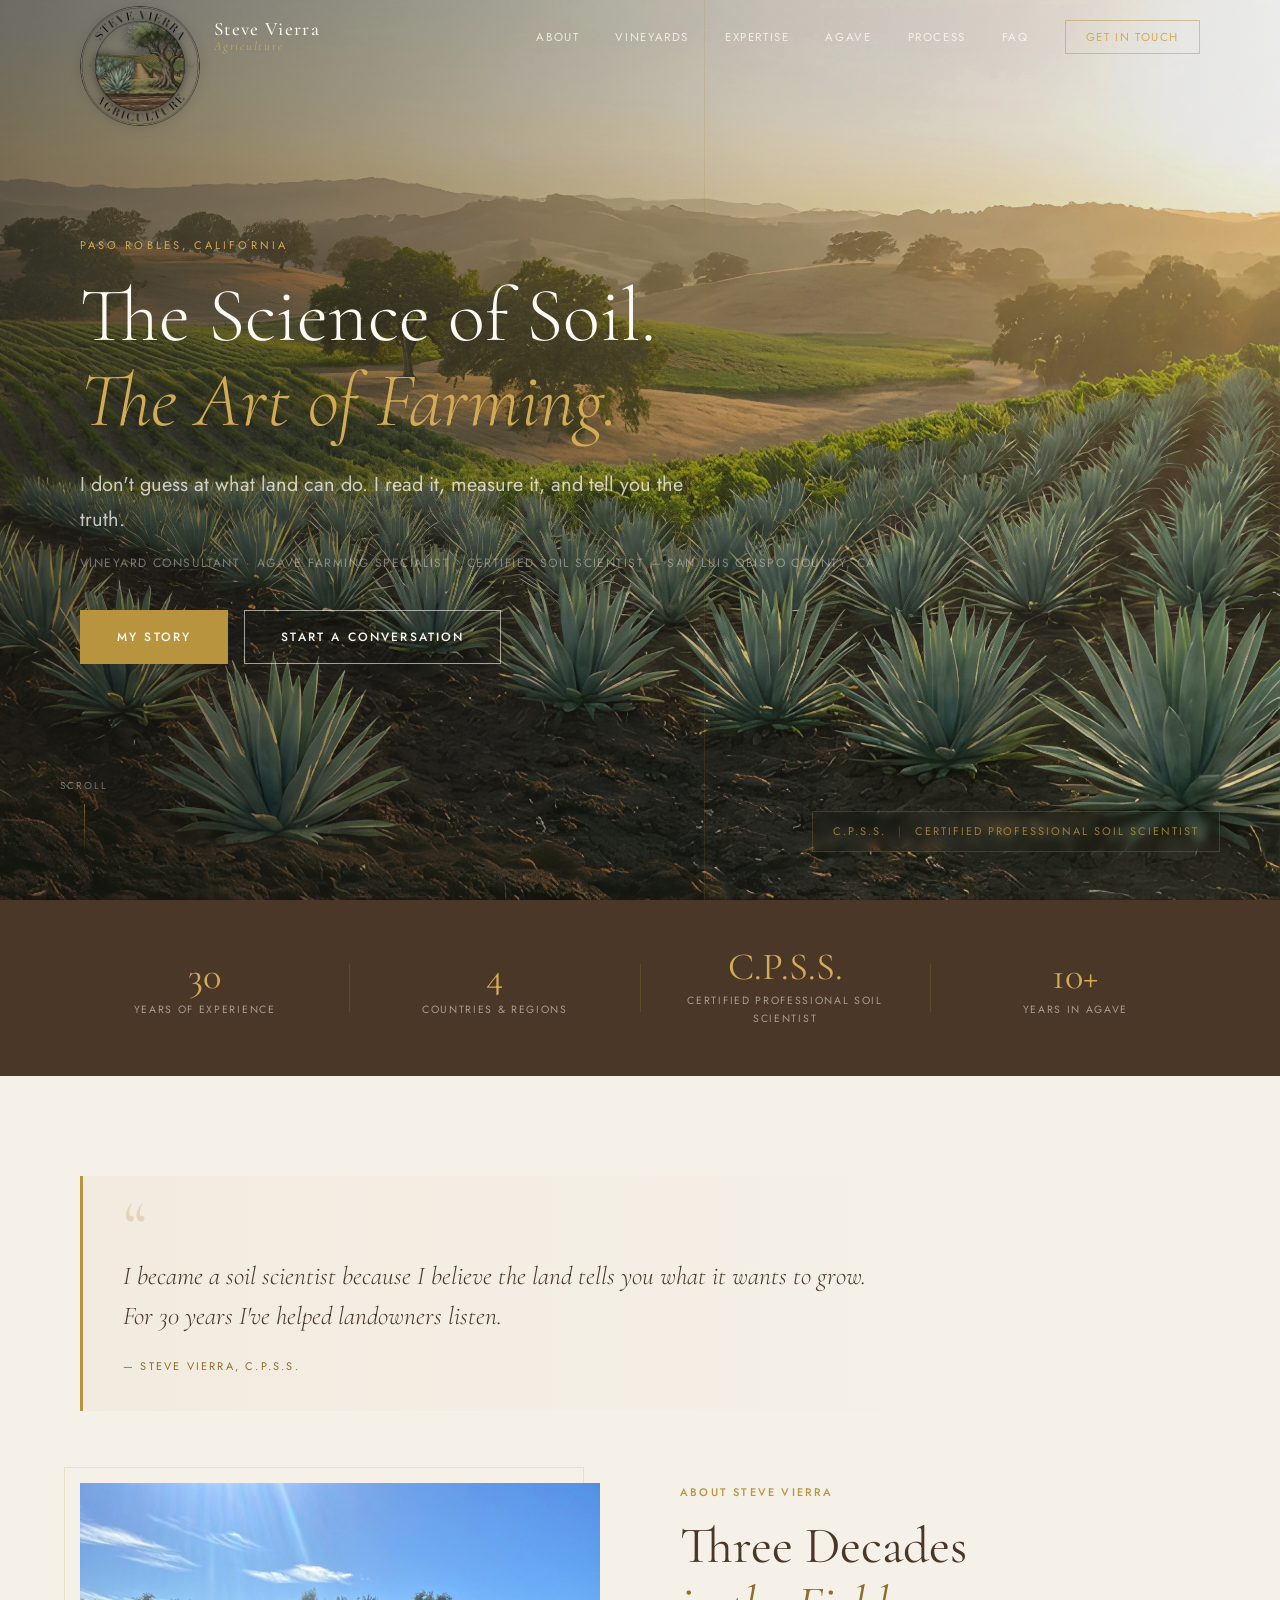
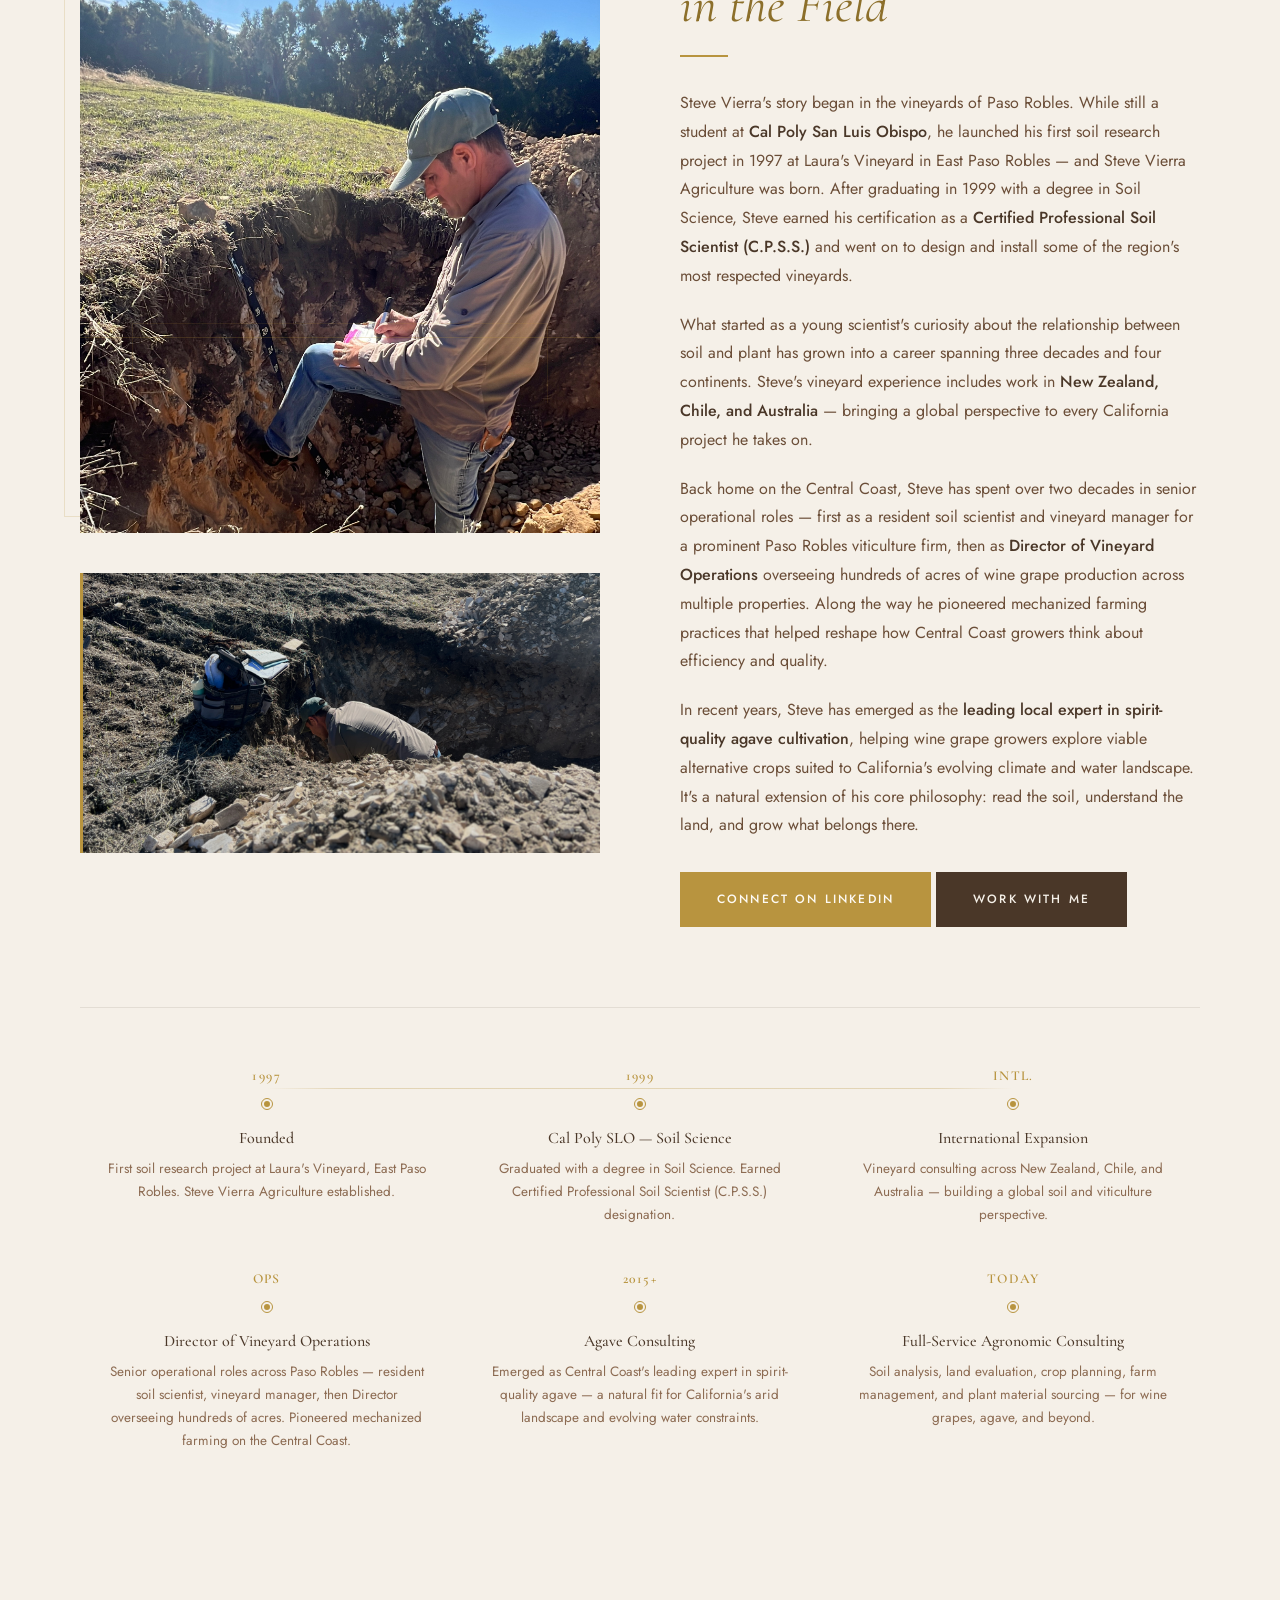
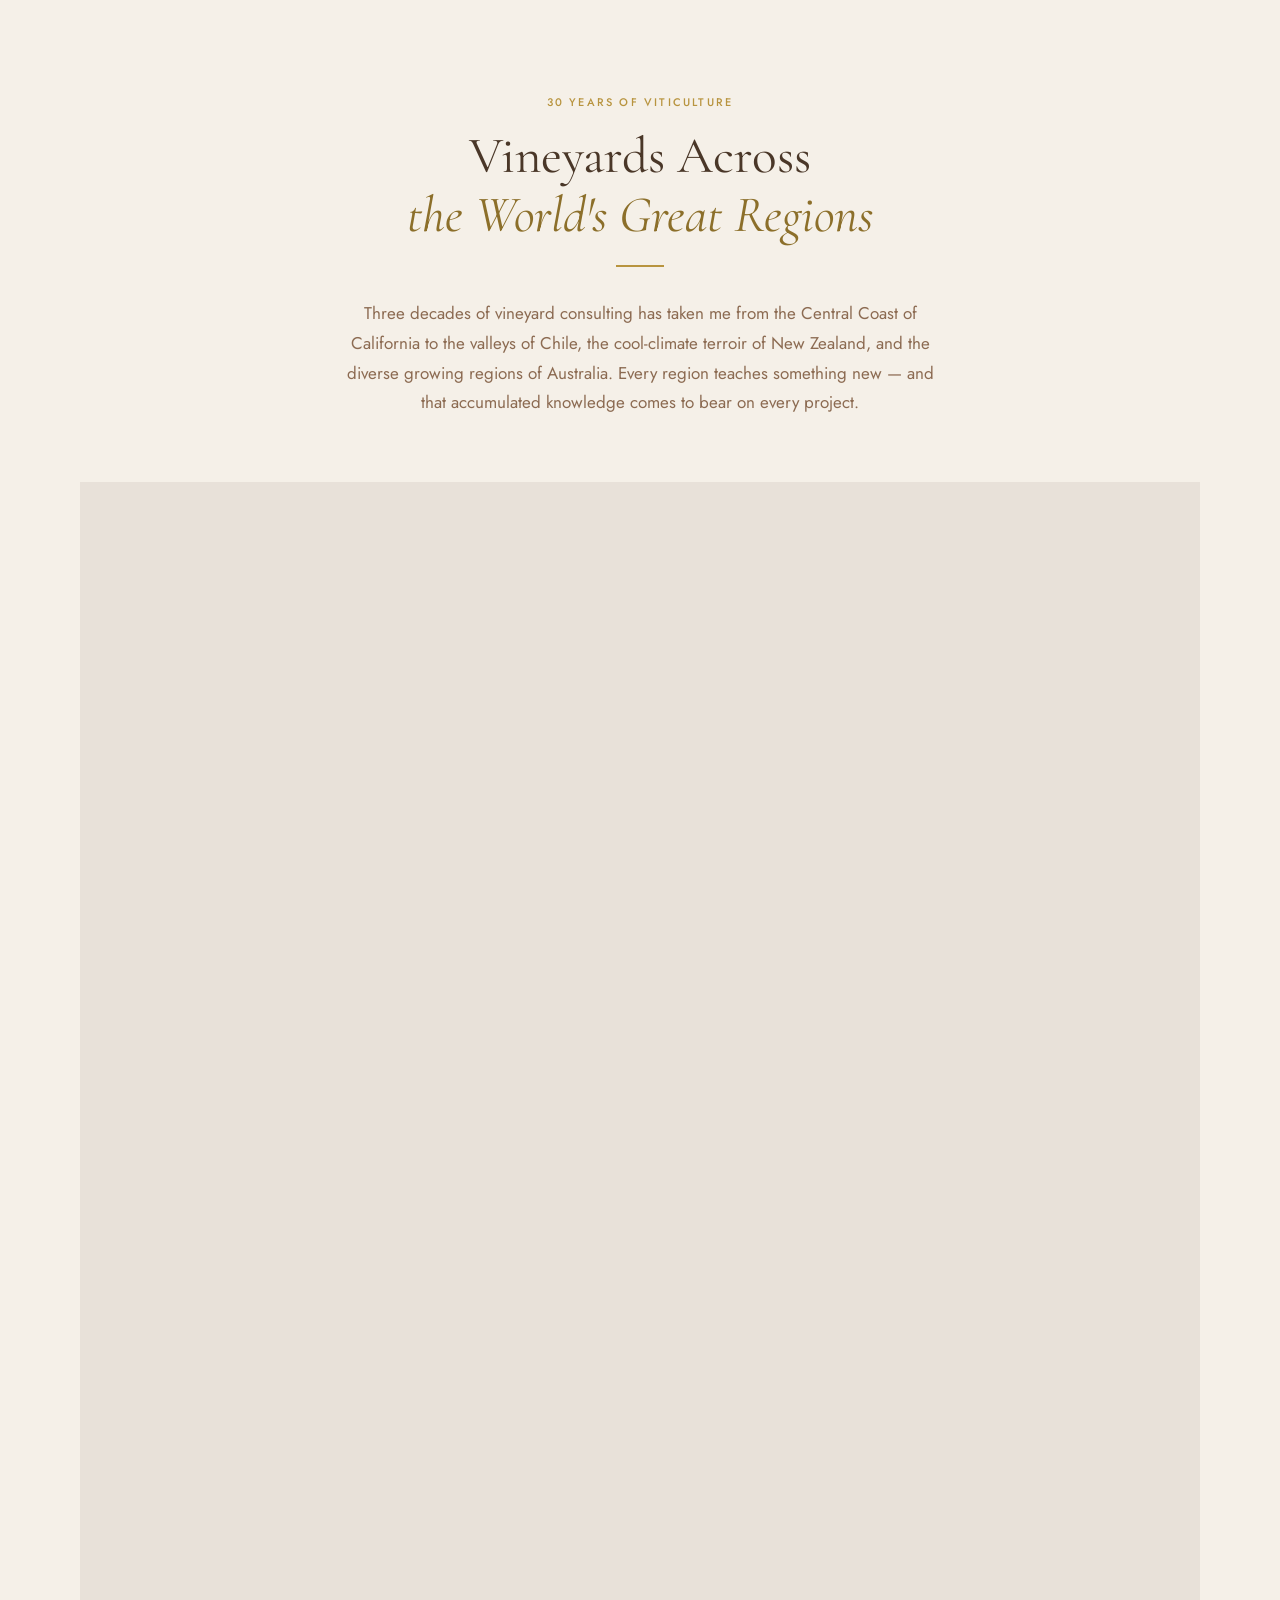
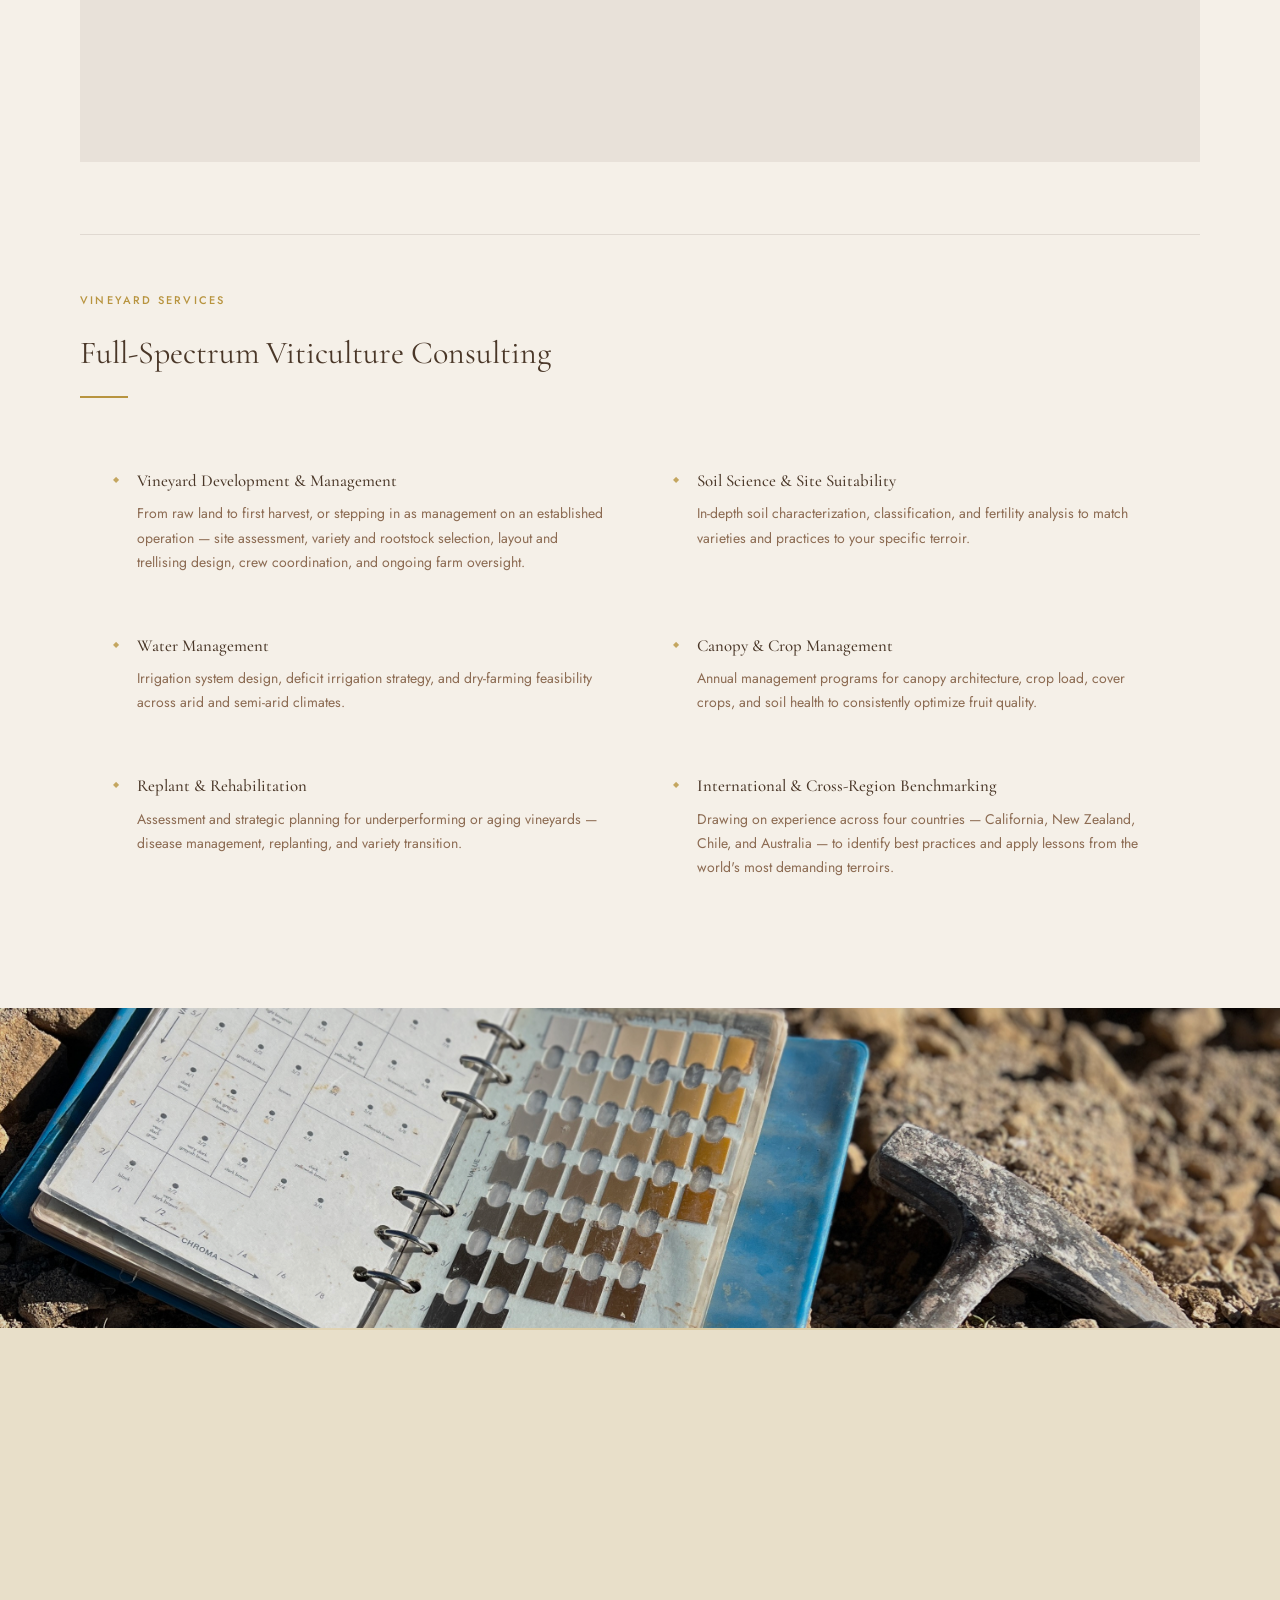
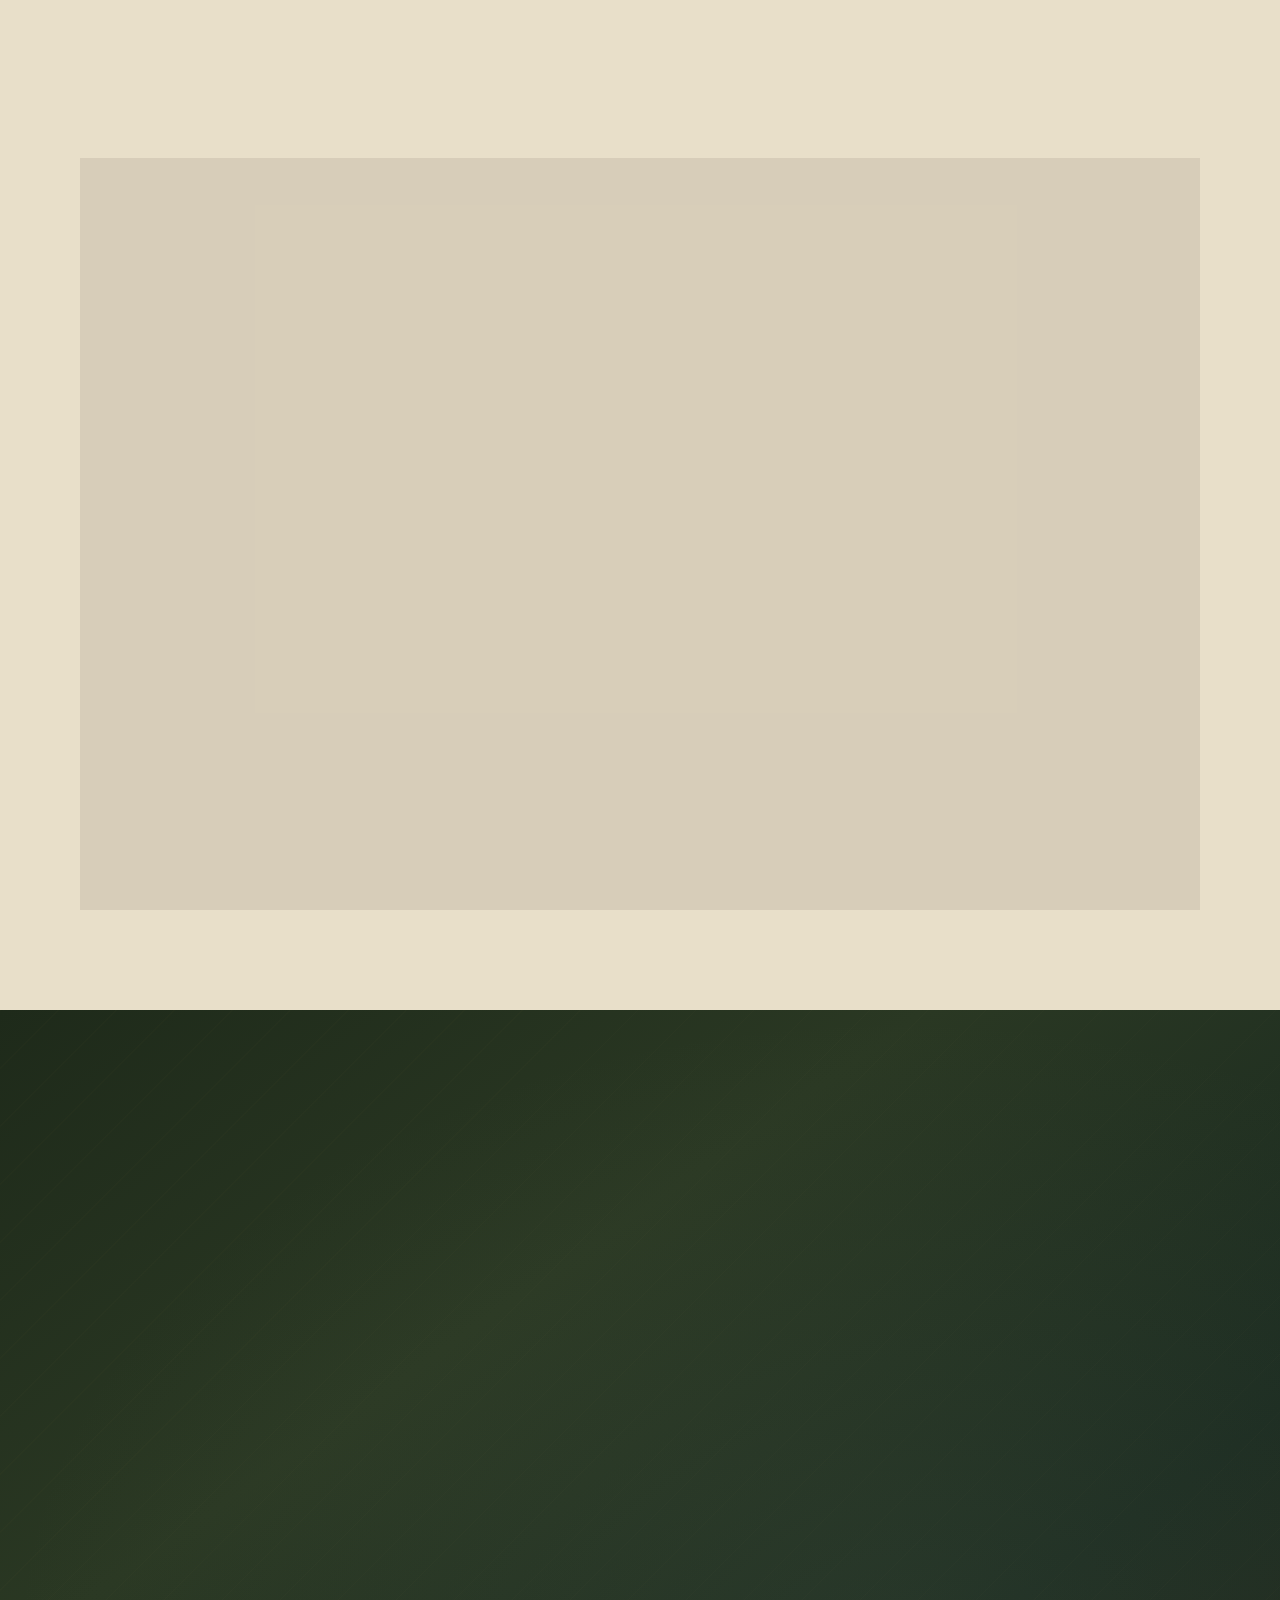
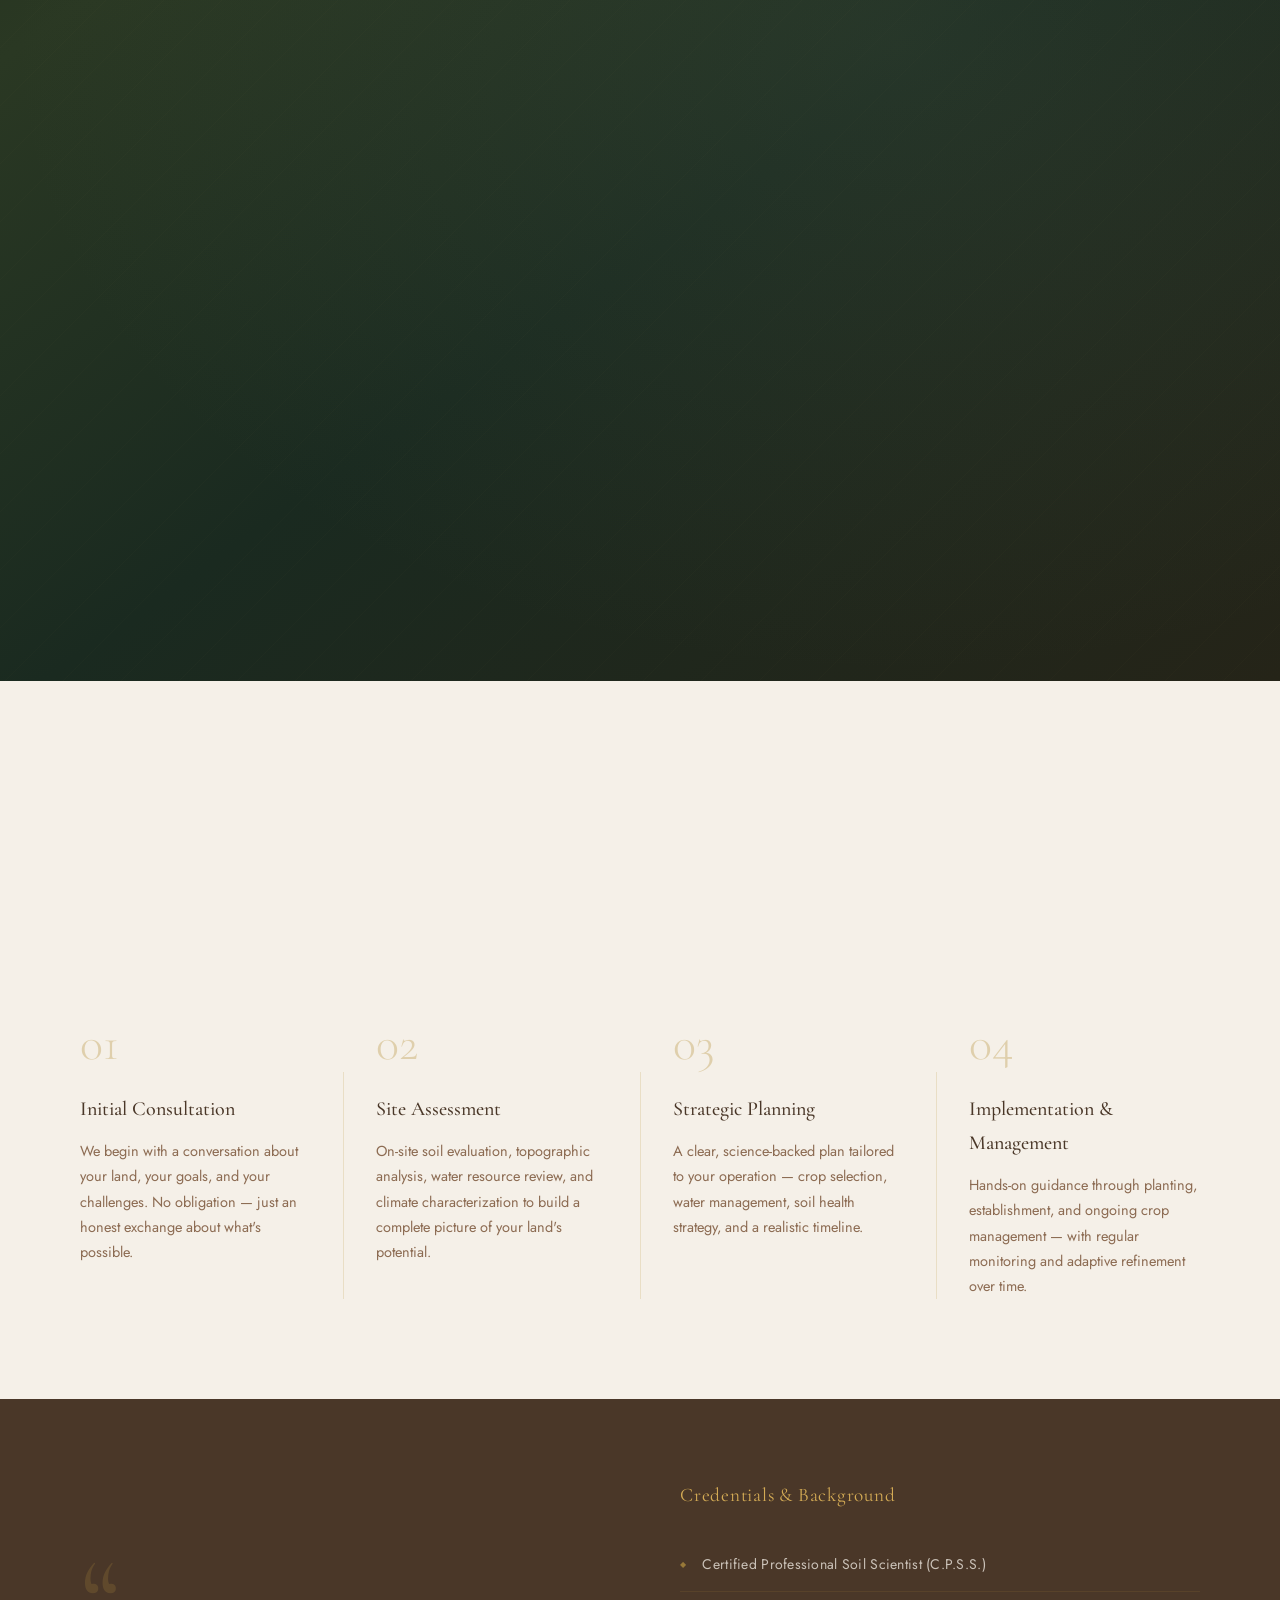
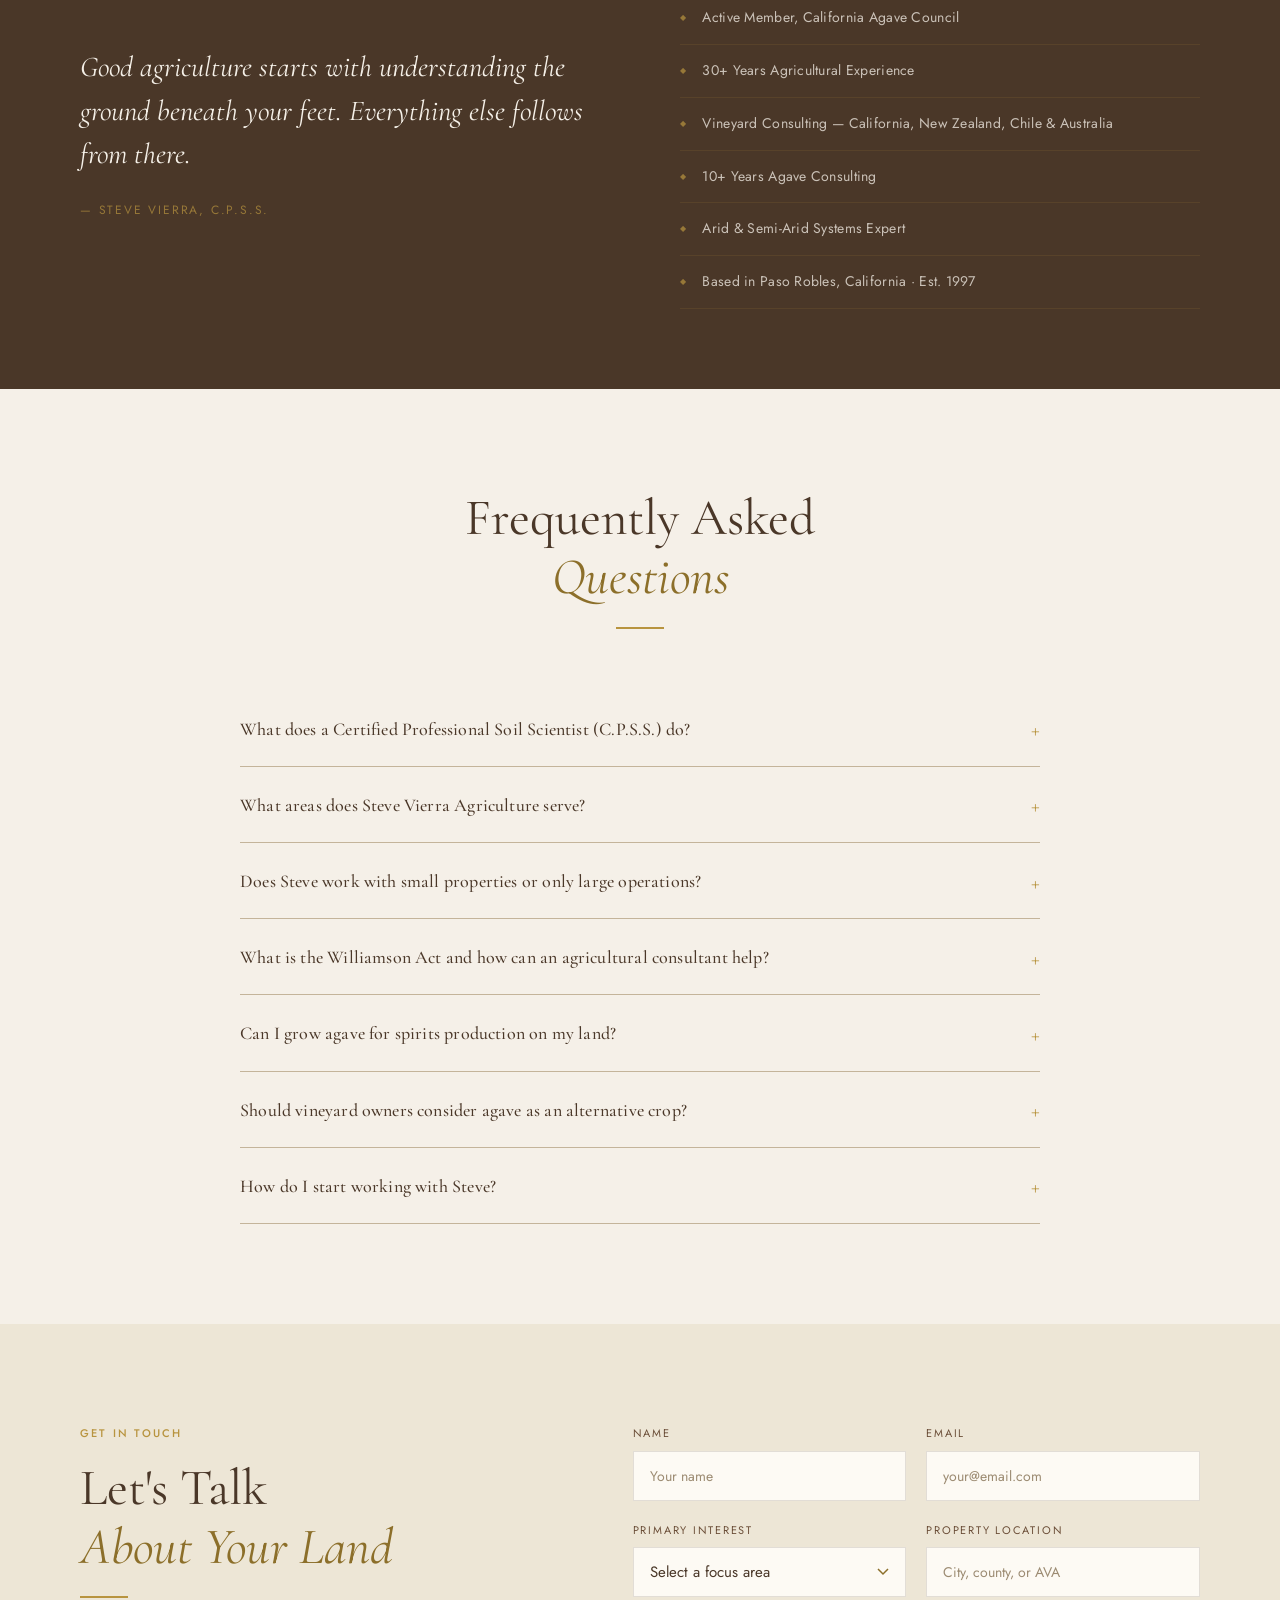
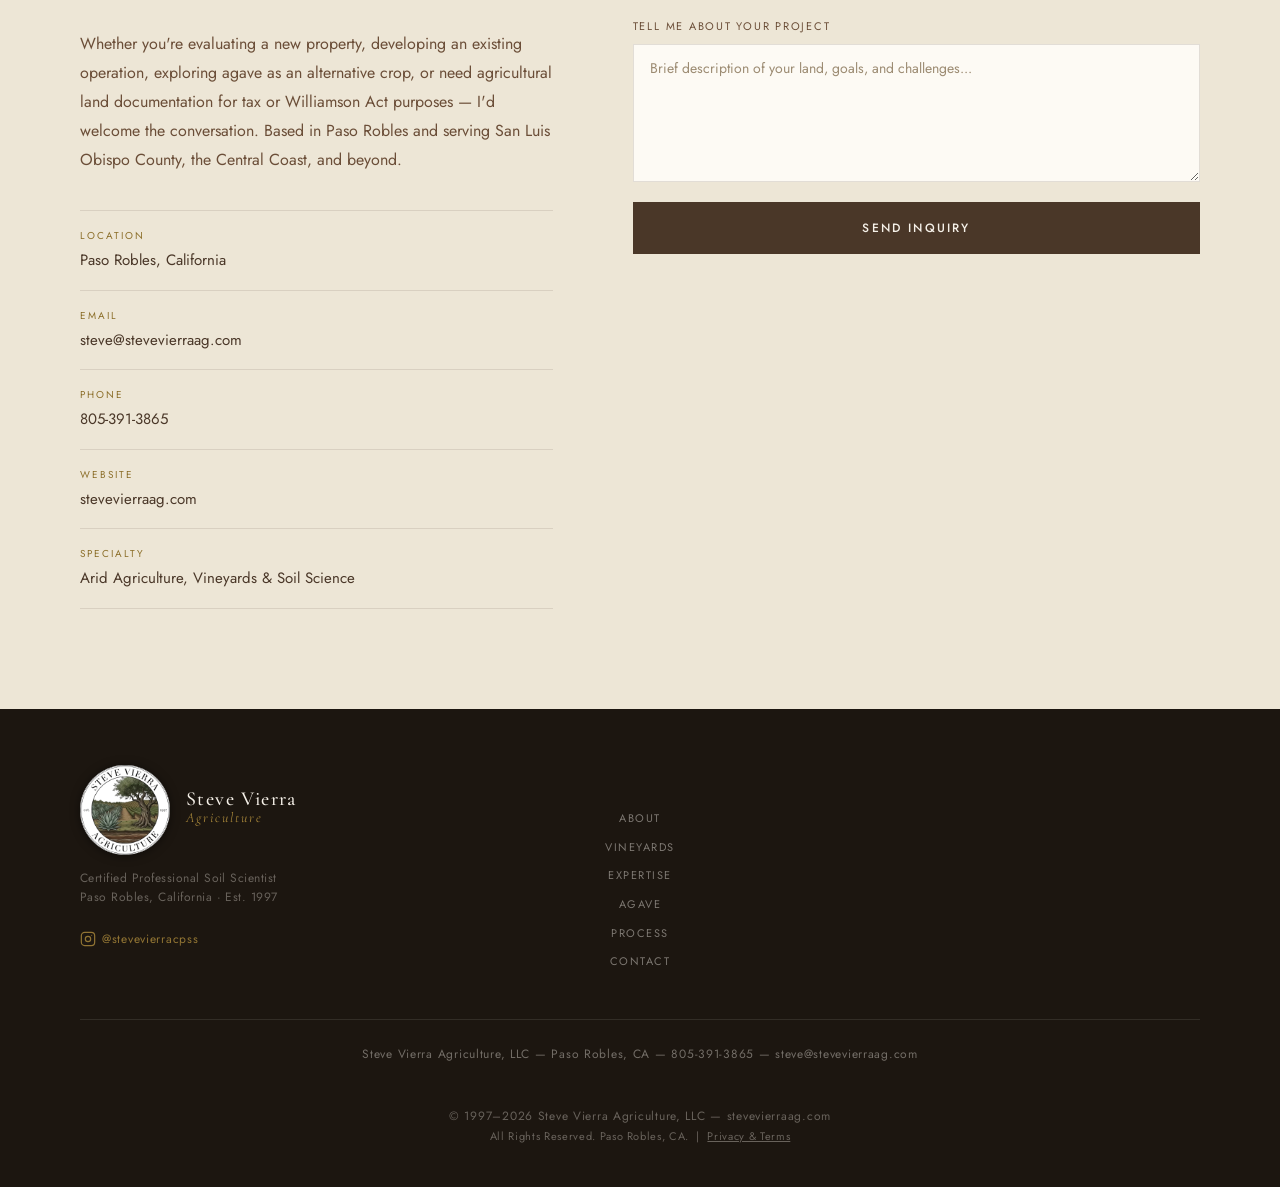
<file: index.html>
<!DOCTYPE html>
<html lang="en">
<head>
  <meta charset="UTF-8" />
  <meta name="viewport" content="width=device-width, initial-scale=1.0" />
  <title>Steve Vierra Agriculture | Soil Scientist &amp; Ag Consultant | Paso Robles</title>
  <meta name="description" content="C.P.S.S. with 30 years in vineyards, agave spirits farming, and arid land consulting. Williamson Act support, vineyard diversification, and site evaluation across San Luis Obispo County. Contact Steve to get started." />
  <link rel="canonical" href="https://stevevierraag.com/" />
  <link rel="icon" type="image/svg+xml" href="favicon.svg" />

  <!-- Open Graph / Social -->
  <meta property="og:type" content="website" />
  <meta property="og:url" content="https://stevevierraag.com/" />
  <meta property="og:title" content="Steve Vierra Agriculture | Certified Soil Scientist &amp; Vineyard Consultant | Paso Robles, CA" />
  <meta property="og:description" content="30 years of agricultural consulting experience. Certified Professional Soil Scientist (C.P.S.S.) specializing in vineyards, arid agriculture, and agave systems. New Zealand, Chile, Australia &amp; California. Based in Paso Robles, CA." />
  <meta property="og:image" content="https://stevevierraag.com/images/about-steve.JPG" />
  <meta property="og:locale" content="en_US" />
  <meta name="twitter:card" content="summary_large_image" />
  <meta name="twitter:title" content="Steve Vierra Agriculture | Certified Soil Scientist &amp; Vineyard Consultant" />
  <meta name="twitter:description" content="30 years of agricultural consulting. C.P.S.S. specializing in vineyards, agave, and arid agriculture. Based in Paso Robles, CA." />
  <meta name="twitter:image" content="https://stevevierraag.com/images/about-steve.JPG" />

  <!-- Structured Data -->
  <script type="application/ld+json">
  {
    "@context": "https://schema.org",
    "@graph": [
      {
        "@type": "ProfessionalService",
        "@id": "https://stevevierraag.com/#business",
        "name": "Steve Vierra Agriculture",
        "legalName": "Steve Vierra Agriculture, LLC",
        "url": "https://stevevierraag.com/",
        "logo": "https://stevevierraag.com/logo-transparent.png",
        "image": "https://stevevierraag.com/images/about-steve.JPG",
        "description": "Agricultural consulting firm specializing in soil science, vineyard development, and agave cultivation. Certified Professional Soil Scientist (C.P.S.S.) with 30 years of experience across California and the American West, with international consulting experience in New Zealand, Chile, and Australia.",
        "foundingDate": "1997",
        "priceRange": "$$",
        "address": {
          "@type": "PostalAddress",
          "addressLocality": "Paso Robles",
          "addressRegion": "CA",
          "addressCountry": "US"
        },
        "geo": {
          "@type": "GeoCoordinates",
          "latitude": 35.6269,
          "longitude": -120.6908
        },
        "telephone": "+18053913865",
        "email": "steve@stevevierraag.com",
        "founder": { "@id": "https://stevevierraag.com/#person" },
        "sameAs": [
          "https://www.instagram.com/stevevierracpss",
          "https://www.linkedin.com/in/steve-vierra-4b765328/"
        ],
        "areaServed": [
          { "@type": "State", "name": "California" },
          { "@type": "State", "name": "Arizona" },
          { "@type": "State", "name": "Colorado" },
          { "@type": "State", "name": "Texas" }
        ],
        "serviceType": [
          "Vineyard Consulting",
          "Soil Science",
          "Agave Cultivation Consulting",
          "Site Analysis",
          "Arid Agriculture Consulting",
          "Crop Management",
          "Agricultural Land Evaluation",
          "Williamson Act Consulting",
          "Agricultural Land Classification",
          "Distillery Agave Sourcing",
          "Crop Diversification Consulting"
        ],
        "hasOfferCatalog": {
          "@type": "OfferCatalog",
          "name": "Agricultural Consulting Services",
          "itemListElement": [
            { "@type": "Offer", "itemOffered": { "@type": "Service", "name": "Vineyard Consulting & Development" } },
            { "@type": "Offer", "itemOffered": { "@type": "Service", "name": "Agave Cultivation & California Spirits Farming" } },
            { "@type": "Offer", "itemOffered": { "@type": "Service", "name": "Soil Science & Health Analysis" } },
            { "@type": "Offer", "itemOffered": { "@type": "Service", "name": "Agricultural Land Evaluation & Williamson Act Consulting" } },
            { "@type": "Offer", "itemOffered": { "@type": "Service", "name": "Vineyard Diversification Consulting" } },
            { "@type": "Offer", "itemOffered": { "@type": "Service", "name": "Arid & Dryland Agriculture Consulting" } }
          ]
        }
      },
      {
        "@type": "Person",
        "@id": "https://stevevierraag.com/#person",
        "name": "Steve Vierra",
        "jobTitle": "Certified Professional Soil Scientist",
        "honorificSuffix": "C.P.S.S.",
        "worksFor": { "@id": "https://stevevierraag.com/#business" },
        "url": "https://stevevierraag.com/",
        "image": "https://stevevierraag.com/images/about-steve.JPG",
        "sameAs": [
          "https://www.instagram.com/stevevierracpss",
          "https://www.linkedin.com/in/steve-vierra-4b765328/"
        ],
        "alumniOf": {
          "@type": "CollegeOrUniversity",
          "name": "California Polytechnic State University, San Luis Obispo",
          "sameAs": "https://www.calpoly.edu"
        },
        "knowsAbout": [
          "Soil Science",
          "Viticulture",
          "Vineyard Management",
          "Agave Cultivation",
          "Arid Agriculture",
          "Dryland Farming",
          "Irrigation Design",
          "Crop Management",
          "Paso Robles AVA",
          "New Zealand Viticulture",
          "Chilean Viticulture",
          "Australian Viticulture"
        ],
        "hasCredential": {
          "@type": "EducationalOccupationalCredential",
          "name": "Certified Professional Soil Scientist (C.P.S.S.)",
          "credentialCategory": "Professional Certification"
        },
        "memberOf": {
          "@type": "Organization",
          "name": "California Agave Council",
          "url": "https://californiaagave.org"
        },
        "description": "Steve Vierra is a Certified Professional Soil Scientist (C.P.S.S.) with over 30 years of agricultural consulting experience. He founded Steve Vierra Agriculture in 1997 and specializes in vineyard consulting, agave cultivation, and arid land agriculture across California and internationally."
      },
      {
        "@type": "FAQPage",
        "@id": "https://stevevierraag.com/#faq",
        "mainEntity": [
          {
            "@type": "Question",
            "name": "What does a Certified Professional Soil Scientist (C.P.S.S.) do?",
            "acceptedAnswer": {
              "@type": "Answer",
              "text": "A Certified Professional Soil Scientist (C.P.S.S.) evaluates, classifies, and interprets soils for agricultural and land-use purposes. Steve Vierra holds the C.P.S.S. designation and applies this expertise to vineyard site selection, agave cultivation planning, soil health diagnostics, and agricultural land evaluation across California's Central Coast."
            }
          },
          {
            "@type": "Question",
            "name": "Can I grow agave for spirits production on my land?",
            "acceptedAnswer": {
              "@type": "Answer",
              "text": "Many regions across the American West are well suited to agave, but suitability depends on your specific soil, climate, elevation, and water availability. Steve Vierra determines feasibility through a site evaluation — identifying which species and varieties are the right fit, designing planting layouts, and building a long-term harvest plan. Steve has consulted on agave projects in California, Arizona, Colorado, and Texas."
            }
          },
          {
            "@type": "Question",
            "name": "What is the Williamson Act and how can an agricultural consultant help?",
            "acceptedAnswer": {
              "@type": "Answer",
              "text": "The Williamson Act (California Land Conservation Act) allows landowners to receive reduced property tax assessments in exchange for keeping land in agricultural or open-space use. Steve Vierra provides agricultural land evaluation and productivity documentation to support Williamson Act enrollment and renewal for San Luis Obispo County landowners."
            }
          },
          {
            "@type": "Question",
            "name": "What areas does Steve Vierra Agriculture serve?",
            "acceptedAnswer": {
              "@type": "Answer",
              "text": "Steve Vierra Agriculture is based in Paso Robles and serves clients throughout the entire state of California. Steve also works with landowners outside California, including projects in Arizona, Colorado, and Texas, and has international consulting experience in New Zealand, Chile, and Australia."
            }
          },
          {
            "@type": "Question",
            "name": "Should vineyard owners consider agave as an alternative crop?",
            "acceptedAnswer": {
              "@type": "Answer",
              "text": "Agave is one of the most compelling diversification options for California vineyard owners facing water constraints, rising costs, or shifting markets. It requires minimal irrigation, low establishment capital, and has a growing demand from the California agave spirits industry. Steve Vierra specializes in helping vineyard owners evaluate agave as a viable and profitable alternative or complementary crop."
            }
          },
          {
            "@type": "Question",
            "name": "Does Steve work with small properties or only large operations?",
            "acceptedAnswer": {
              "@type": "Answer",
              "text": "Steve has consulted on projects ranging from a few acres to thousands of acres. Whether you're evaluating a small parcel for the first time or managing a large multi-property operation, the science is the same — and every landowner deserves an honest assessment of what their land can do. No project is too small to start a conversation."
            }
          },
          {
            "@type": "Question",
            "name": "How do I start working with Steve?",
            "acceptedAnswer": {
              "@type": "Answer",
              "text": "The first step is a no-obligation conversation about your land, your goals, and your challenges. Use the contact form below, call 805-391-3865, or email steve@stevevierraag.com to schedule an initial consultation."
            }
          }
        ]
      },
      {
        "@type": "WebSite",
        "@id": "https://stevevierraag.com/#website",
        "url": "https://stevevierraag.com/",
        "name": "Steve Vierra Agriculture",
        "publisher": { "@id": "https://stevevierraag.com/#business" }
      }
    ]
  }
  </script>

  <link rel="stylesheet" href="style.css" />
  <link rel="preconnect" href="https://fonts.googleapis.com" />
  <link rel="preconnect" href="https://fonts.gstatic.com" crossorigin />
  <link rel="preload" as="style" href="https://fonts.googleapis.com/css2?family=Cormorant+Garamond:ital,wght@0,300;0,400;0,500;0,600;1,300;1,400&family=EB+Garamond:ital,wght@0,400;0,500;1,400&family=Jost:wght@300;400;500&display=swap" />
  <link href="https://fonts.googleapis.com/css2?family=Cormorant+Garamond:ital,wght@0,300;0,400;0,500;0,600;1,300;1,400&family=EB+Garamond:ital,wght@0,400;0,500;1,400&family=Jost:wght@300;400;500&display=swap" rel="stylesheet" media="print" onload="this.media='all'" />
  <noscript><link href="https://fonts.googleapis.com/css2?family=Cormorant+Garamond:ital,wght@0,300;0,400;0,500;0,600;1,300;1,400&family=EB+Garamond:ital,wght@0,400;0,500;1,400&family=Jost:wght@300;400;500&display=swap" rel="stylesheet" /></noscript>
</head>
<body>

  <!-- NAV -->
  <nav id="nav">
    <div class="nav-inner">
      <a href="/#hero" class="nav-logo" aria-label="Steve Vierra Agriculture – Home">
        <div class="logo-lockup">
          <!-- Logo image (desktop) -->
          <img src="logo-transparent.png" class="logo-seal logo-seal--full" alt="Steve Vierra Agriculture seal" />
          <!-- Logo image (mobile) -->
          <img src="logo-transparent.png" class="logo-seal logo-seal--mobile" alt="Steve Vierra Agriculture seal" />
          <!-- Wordmark (hidden on mobile) -->
          <div class="logo-wordmark">
            <span class="logo-name">Steve Vierra</span>
            <span class="logo-sub">Agriculture</span>
          </div>
        </div>
      </a>
      <ul class="nav-links">
        <li><a href="/#about">About</a></li>
        <li><a href="/#vineyards">Vineyards</a></li>
        <li><a href="/#expertise">Expertise</a></li>
        <li><a href="/#agave">Agave</a></li>
        <li><a href="/#process">Process</a></li>
        <li><a href="/#faq">FAQ</a></li>
        <li><a href="/#contact" class="nav-cta">Get in Touch</a></li>
      </ul>
      <button class="hamburger" id="hamburger" aria-label="Open menu">
        <span></span><span></span><span></span>
      </button>
    </div>
    <div class="mobile-menu" id="mobileMenu">
      <ul>
        <li><a href="/#about" class="mob-link">About</a></li>
        <li><a href="/#vineyards" class="mob-link">Vineyards</a></li>
        <li><a href="/#expertise" class="mob-link">Expertise</a></li>
        <li><a href="/#agave" class="mob-link">Agave</a></li>
        <li><a href="/#process" class="mob-link">Process</a></li>
        <li><a href="/#faq" class="mob-link">FAQ</a></li>
        <li><a href="/#contact" class="mob-link">Get in Touch</a></li>
      </ul>
    </div>
  </nav>

  <!-- HERO -->
  <section id="hero">
    <div class="hero-bg"></div>
    <div class="hero-overlay"></div>
    <div class="hero-content">
      <p class="hero-eyebrow">Paso Robles, California</p>
      <h1 class="hero-title">
        The Science of Soil.<br /><em>The Art of Farming.</em>
      </h1>
      <p class="hero-sub">I don't guess at what land can do. I read it, measure it, and tell you the truth.</p>
      <p class="hero-location">Vineyard consultant &middot; Agave farming specialist &middot; Certified Soil Scientist &mdash; San Luis Obispo County, CA</p>
      <div class="hero-actions">
        <a href="#about" class="btn btn-light">My Story</a>
        <a href="#contact" class="btn btn-outline-light">Start a Conversation</a>
      </div>
    </div>
    <div class="hero-badge">
      <span>C.P.S.S.</span>
      <span class="badge-divider">|</span>
      <span>Certified Professional Soil Scientist</span>
    </div>
    <div class="hero-scroll">
      <span>Scroll</span>
      <div class="scroll-line"></div>
    </div>
  </section>

  <!-- HERITAGE BANNER -->
  <section class="heritage-banner">
    <div class="banner-inner">
      <div class="stat">
        <span class="stat-num">30</span>
        <span class="stat-label">Years of Experience</span>
      </div>
      <div class="stat-divider"></div>
      <div class="stat">
        <span class="stat-num">4</span>
        <span class="stat-label">Countries &amp; Regions</span>
      </div>
      <div class="stat-divider"></div>
      <div class="stat">
        <span class="stat-num">C.P.S.S.</span>
        <span class="stat-label">Certified Professional Soil Scientist</span>
      </div>
      <div class="stat-divider"></div>
      <div class="stat">
        <span class="stat-num">10+</span>
        <span class="stat-label">Years in Agave</span>
      </div>
    </div>
  </section>

  <!-- ABOUT -->
  <section id="about">
    <div class="section-inner">

      <!-- Pull quote lead -->
      <div class="about-pull">
        <span class="about-pull-mark">&ldquo;</span>
        <p class="about-pull-text">I became a soil scientist because I believe the land tells you what it wants to grow. For 30 years I've helped landowners listen.</p>
        <span class="about-pull-attr">— Steve Vierra, C.P.S.S.</span>
      </div>

      <!-- Two-column bio -->
      <div class="about-grid">
        <div class="about-image-col">
          <div class="about-img-frame">
            <div class="about-img-placeholder">
              <img src="images/about-steve.JPG" alt="Steve Vierra conducting soil analysis in the field, Paso Robles CA" style="width:100%;height:100%;object-fit:cover;object-position:center top;display:block;" />
            </div>
            <div class="about-img-accent"></div>
          </div>
          <div class="about-second-img">
            <img src="images/about-field.JPG" alt="Steve Vierra examining soil profile in the field" />
          </div>
        </div>
        <div class="about-text-col">
          <p class="eyebrow">About Steve Vierra</p>
          <h2 class="section-title">Three Decades<br /><em>in the Field</em></h2>
          <div class="title-rule"></div>
          <p class="body-text">Steve Vierra's story began in the vineyards of Paso Robles. While still a student at <strong>Cal Poly San Luis Obispo</strong>, he launched his first soil research project in 1997 at Laura's Vineyard in East Paso Robles — and Steve Vierra Agriculture was born. After graduating in 1999 with a degree in Soil Science, Steve earned his certification as a <strong>Certified Professional Soil Scientist (C.P.S.S.)</strong> and went on to design and install some of the region's most respected vineyards.</p>
          <p class="body-text">What started as a young scientist's curiosity about the relationship between soil and plant has grown into a career spanning three decades and four continents. Steve's vineyard experience includes work in <strong>New Zealand, Chile, and Australia</strong> — bringing a global perspective to every California project he takes on.</p>
          <p class="body-text">Back home on the Central Coast, Steve has spent over two decades in senior operational roles — first as a resident soil scientist and vineyard manager for a prominent Paso Robles viticulture firm, then as <strong>Director of Vineyard Operations</strong> overseeing hundreds of acres of wine grape production across multiple properties. Along the way he pioneered mechanized farming practices that helped reshape how Central Coast growers think about efficiency and quality.</p>
          <p class="body-text">In recent years, Steve has emerged as the <strong>leading local expert in spirit-quality agave cultivation</strong>, helping wine grape growers explore viable alternative crops suited to California's evolving climate and water landscape. It's a natural extension of his core philosophy: read the soil, understand the land, and grow what belongs there.</p>
          <a href="https://www.linkedin.com/in/steve-vierra-4b765328/" target="_blank" rel="noopener" class="btn btn-light">Connect on LinkedIn</a>
          <a href="#contact" class="btn btn-dark">Work With Me</a>
        </div>
      </div>

      <!-- Timeline -->
      <div class="about-timeline">
        <div class="timeline-item">
          <span class="tl-year">1997</span>
          <div class="tl-dot"></div>
          <div class="tl-content">
            <strong>Founded</strong>
            <p>First soil research project at Laura's Vineyard, East Paso Robles. Steve Vierra Agriculture established.</p>
          </div>
        </div>
        <div class="timeline-item">
          <span class="tl-year">1999</span>
          <div class="tl-dot"></div>
          <div class="tl-content">
            <strong>Cal Poly SLO — Soil Science</strong>
            <p>Graduated with a degree in Soil Science. Earned Certified Professional Soil Scientist (C.P.S.S.) designation.</p>
          </div>
        </div>
        <div class="timeline-item">
          <span class="tl-year">Intl.</span>
          <div class="tl-dot"></div>
          <div class="tl-content">
            <strong>International Expansion</strong>
            <p>Vineyard consulting across New Zealand, Chile, and Australia — building a global soil and viticulture perspective.</p>
          </div>
        </div>
        <div class="timeline-item">
          <span class="tl-year">Ops</span>
          <div class="tl-dot"></div>
          <div class="tl-content">
            <strong>Director of Vineyard Operations</strong>
            <p>Senior operational roles across Paso Robles — resident soil scientist, vineyard manager, then Director overseeing hundreds of acres. Pioneered mechanized farming on the Central Coast.</p>
          </div>
        </div>
        <div class="timeline-item">
          <span class="tl-year">2015+</span>
          <div class="tl-dot"></div>
          <div class="tl-content">
            <strong>Agave Consulting</strong>
            <p>Emerged as Central Coast's leading expert in spirit-quality agave — a natural fit for California's arid landscape and evolving water constraints.</p>
          </div>
        </div>
        <div class="timeline-item">
          <span class="tl-year">Today</span>
          <div class="tl-dot"></div>
          <div class="tl-content">
            <strong>Full-Service Agronomic Consulting</strong>
            <p>Soil analysis, land evaluation, crop planning, farm management, and plant material sourcing — for wine grapes, agave, and beyond.</p>
          </div>
        </div>
      </div>

    </div>
  </section>

  <!-- VINEYARDS -->
  <section id="vineyards" class="vineyards-section">
    <div class="section-inner">
      <div class="section-header centered">
        <p class="eyebrow">30 Years of Viticulture</p>
        <h2 class="section-title">Vineyards Across<br /><em>the World's Great Regions</em></h2>
        <div class="title-rule centered-rule"></div>
        <p class="section-intro">Three decades of vineyard consulting has taken me from the Central Coast of California to the valleys of Chile, the cool-climate terroir of New Zealand, and the diverse growing regions of Australia. Every region teaches something new — and that accumulated knowledge comes to bear on every project.</p>
      </div>

      <!-- World map regions -->
      <div class="regions-grid">
        <div class="region-card">
          <div class="region-flag">
            <svg viewBox="0 0 60 40" xmlns="http://www.w3.org/2000/svg" aria-hidden="true">
              <!-- California / USA simplified bear flag colors -->
              <rect width="60" height="40" fill="#B22234"/>
              <rect y="4" width="60" height="5" fill="#FFFFFF"/>
              <rect y="13" width="60" height="5" fill="#FFFFFF"/>
              <rect y="22" width="60" height="5" fill="#FFFFFF"/>
              <rect y="31" width="60" height="5" fill="#FFFFFF"/>
              <rect width="24" height="21" fill="#3C3B6E"/>
            </svg>
          </div>
          <div class="region-body">
            <h3 class="region-name">California</h3>
            <p class="region-meta">Paso Robles &middot; Central Coast &middot; Home Base</p>
            <p class="region-text">The heartland of my practice. Thirty years working California's diverse AVAs — from the fog-cooled valleys of the Coast to the warm, calcareous soils of Paso Robles — have shaped every dimension of my consulting approach. Paso Robles' extreme diurnal swings, limestone-rich Calcareous soils, and water scarcity make it a perfect crucible for arid viticulture expertise.</p>
            <ul class="region-points">
              <li>Paso Robles AVA development &amp; site planning</li>
              <li>Calcareous &amp; clay-loam soil management</li>
              <li>Dry-farmed and deficit-irrigated vineyard systems</li>
              <li>Variety &amp; clone selection across the Central Coast</li>
            </ul>
          </div>
        </div>

        <div class="region-card">
          <div class="region-flag">
            <svg viewBox="0 0 60 40" xmlns="http://www.w3.org/2000/svg" aria-hidden="true">
              <!-- New Zealand simplified -->
              <rect width="60" height="40" fill="#00247D"/>
              <rect x="0" y="0" width="30" height="20" fill="#00247D"/>
              <!-- Union Jack simplified -->
              <line x1="0" y1="0" x2="30" y2="20" stroke="white" stroke-width="4"/>
              <line x1="30" y1="0" x2="0" y2="20" stroke="white" stroke-width="4"/>
              <line x1="15" y1="0" x2="15" y2="20" stroke="white" stroke-width="5"/>
              <line x1="0" y1="10" x2="30" y2="10" stroke="white" stroke-width="5"/>
              <line x1="15" y1="0" x2="15" y2="20" stroke="#CC142B" stroke-width="3"/>
              <line x1="0" y1="10" x2="30" y2="10" stroke="#CC142B" stroke-width="3"/>
              <!-- Southern Cross stars -->
              <polygon points="42,6 43,9 46,9 43.5,11 44.5,14 42,12 39.5,14 40.5,11 38,9 41,9" fill="#CC142B" stroke="white" stroke-width="0.5"/>
              <polygon points="52,16 53,19 56,19 53.5,21 54.5,24 52,22 49.5,24 50.5,21 48,19 51,19" fill="#CC142B" stroke="white" stroke-width="0.5"/>
            </svg>
          </div>
          <div class="region-body">
            <h3 class="region-name">New Zealand</h3>
            <p class="region-meta">Marlborough &middot; Awatere Valley &middot; Wairau Valley</p>
            <p class="region-text">My New Zealand work was rooted in Marlborough — the country's premier wine region and one of the world's most distinctive Sauvignon Blanc appellations. Working across the Wairau Valley's classic stony riverbeds and the cooler, windswept soils of the Awatere Valley sharpened my understanding of how subtle shifts in soil depth, drainage, and diurnal range translate directly into wine character.</p>
            <ul class="region-points">
              <li>Wairau &amp; Awatere Valley site assessment</li>
              <li>Stony riverbed &amp; alluvial soil profiling</li>
              <li>Sauvignon Blanc variety &amp; clone selection</li>
              <li>Cool-climate irrigation &amp; canopy management</li>
            </ul>
          </div>
        </div>

        <div class="region-card">
          <div class="region-flag">
            <svg viewBox="0 0 60 40" xmlns="http://www.w3.org/2000/svg" aria-hidden="true">
              <!-- Chile flag -->
              <rect width="60" height="20" fill="#D52B1E"/>
              <rect y="20" width="60" height="20" fill="#FFFFFF"/>
              <rect width="20" height="40" fill="#D52B1E"/>
              <rect width="20" height="20" fill="#0039A6"/>
              <polygon points="10,5 11.5,10 16,10 12.5,13 13.5,18 10,15 6.5,18 7.5,13 4,10 8.5,10" fill="white"/>
            </svg>
          </div>
          <div class="region-body">
            <h3 class="region-name">Chile</h3>
            <p class="region-meta">Maule Valley &middot; Itata Valley &middot; Curicó Valley</p>
            <p class="region-text">My work in Chile was concentrated in the south-central growing regions — Curicó, Maule, and Itata — where granitic and volcanic soils, dry summers, and old-vine traditions create some of the country's most compelling terroir. These valleys deepened my experience with dryland farming, water-limited viticulture, and the agronomic potential of underrecognized regions.</p>
            <ul class="region-points">
              <li>Maule, Itata &amp; Curicó Valley site assessment</li>
              <li>Granitic &amp; volcanic soil profiling</li>
              <li>Dryland &amp; deficit-irrigated vine systems</li>
              <li>Old-vine variety evaluation &amp; management</li>
            </ul>
          </div>
        </div>

        <div class="region-card">
          <div class="region-flag">
            <svg viewBox="0 0 60 40" xmlns="http://www.w3.org/2000/svg" aria-hidden="true">
              <!-- Australia flag -->
              <rect width="60" height="40" fill="#00008B"/>
              <!-- Union Jack (top left) -->
              <line x1="0" y1="0" x2="24" y2="16" stroke="white" stroke-width="3.5"/>
              <line x1="24" y1="0" x2="0" y2="16" stroke="white" stroke-width="3.5"/>
              <line x1="12" y1="0" x2="12" y2="16" stroke="white" stroke-width="4.5"/>
              <line x1="0" y1="8" x2="24" y2="8" stroke="white" stroke-width="4.5"/>
              <line x1="12" y1="0" x2="12" y2="16" stroke="#CC0000" stroke-width="2.5"/>
              <line x1="0" y1="8" x2="24" y2="8" stroke="#CC0000" stroke-width="2.5"/>
              <!-- Commonwealth star (bottom left) -->
              <polygon points="8,22 9,26 13,26 10,28.5 11,32.5 8,30 5,32.5 6,28.5 3,26 7,26" fill="white"/>
              <!-- Southern Cross (right side) -->
              <polygon points="44,6 45,9 48,9 45.5,11 46.5,14 44,12 41.5,14 42.5,11 40,9 43,9" fill="white"/>
              <polygon points="52,14 53,17 56,17 53.5,19 54.5,22 52,20 49.5,22 50.5,19 48,17 51,17" fill="white"/>
              <polygon points="44,24 44.8,26.5 47.5,26.5 45.3,28 46.1,30.5 44,29 41.9,30.5 42.7,28 40.5,26.5 43.2,26.5" fill="white"/>
              <polygon points="36,18 36.8,20.5 39.5,20.5 37.3,22 38.1,24.5 36,23 33.9,24.5 34.7,22 32.5,20.5 35.2,20.5" fill="white"/>
            </svg>
          </div>
          <div class="region-body">
            <h3 class="region-name">Australia</h3>
            <p class="region-meta">South Australia &middot; New South Wales</p>
            <p class="region-text">My Australian work was conducted through Soilworks, focused on soil amelioration for vineyards and orchards across South Australia's premier growing regions. This engagement sharpened my applied soil science practice — diagnosing compaction, acidity, and structural limitations, then designing targeted remediation programs to improve productivity and long-term soil health.</p>
            <ul class="region-points">
              <li>Soil amelioration for vineyards &amp; orchards</li>
              <li>Compaction, acidity &amp; drainage remediation</li>
              <li>Soil health diagnostics &amp; treatment planning</li>
              <li>South Australian wine &amp; horticultural regions</li>
            </ul>
          </div>
        </div>
      </div>

      <!-- Viticulture services summary -->
      <div class="vineyard-services">
        <div class="vs-header">
          <p class="eyebrow">Vineyard Services</p>
          <h3 class="vs-title">Full-Spectrum Viticulture Consulting</h3>
          <div class="title-rule"></div>
        </div>
        <div class="vs-grid">
          <div class="vs-item">
            <span class="vs-icon">&#9670;</span>
            <div>
              <strong>Vineyard Development &amp; Management</strong>
              <p>From raw land to first harvest, or stepping in as management on an established operation — site assessment, variety and rootstock selection, layout and trellising design, crew coordination, and ongoing farm oversight.</p>
            </div>
          </div>
          <div class="vs-item">
            <span class="vs-icon">&#9670;</span>
            <div>
              <strong>Soil Science &amp; Site Suitability</strong>
              <p>In-depth soil characterization, classification, and fertility analysis to match varieties and practices to your specific terroir.</p>
            </div>
          </div>
          <div class="vs-item">
            <span class="vs-icon">&#9670;</span>
            <div>
              <strong>Water Management</strong>
              <p>Irrigation system design, deficit irrigation strategy, and dry-farming feasibility across arid and semi-arid climates.</p>
            </div>
          </div>
          <div class="vs-item">
            <span class="vs-icon">&#9670;</span>
            <div>
              <strong>Canopy &amp; Crop Management</strong>
              <p>Annual management programs for canopy architecture, crop load, cover crops, and soil health to consistently optimize fruit quality.</p>
            </div>
          </div>
          <div class="vs-item">
            <span class="vs-icon">&#9670;</span>
            <div>
              <strong>Replant &amp; Rehabilitation</strong>
              <p>Assessment and strategic planning for underperforming or aging vineyards — disease management, replanting, and variety transition.</p>
            </div>
          </div>
          <div class="vs-item">
            <span class="vs-icon">&#9670;</span>
            <div>
              <strong>International &amp; Cross-Region Benchmarking</strong>
              <p>Drawing on experience across four countries — California, New Zealand, Chile, and Australia — to identify best practices and apply lessons from the world's most demanding terroirs.</p>
            </div>
          </div>
        </div>
      </div>
    </div>
  </section>

  <!-- PHOTO STRIP -->
  <div class="photo-strip">
    <img src="images/tools-detail.JPG" alt="Munsell soil color chart and rock hammer in the field" />
  </div>

  <!-- EXPERTISE -->
  <section id="expertise" class="expertise-section">
    <div class="section-inner">
      <div class="section-header centered">
        <p class="eyebrow">Core Services</p>
        <h2 class="section-title">Where <em>Science</em> Meets<br />Agricultural Practice</h2>
        <div class="title-rule centered-rule"></div>
        <p class="section-intro">From raw land evaluation to long-term crop management, every engagement is shaped by rigorous soil science and real-world agricultural judgment.</p>
      </div>

      <div class="expertise-grid">

        <div class="expertise-card">
          <div class="card-icon">
            <svg viewBox="0 0 48 48" fill="none" xmlns="http://www.w3.org/2000/svg">
              <circle cx="24" cy="24" r="22" stroke="currentColor" stroke-width="1.5"/>
              <path d="M24 10 C24 10 12 20 12 28 C12 34.627 17.373 40 24 40 C30.627 40 36 34.627 36 28 C36 20 24 10 24 10Z" stroke="currentColor" stroke-width="1.5" stroke-linejoin="round"/>
              <line x1="24" y1="40" x2="24" y2="28" stroke="currentColor" stroke-width="1.5"/>
              <line x1="18" y1="32" x2="24" y2="28" stroke="currentColor" stroke-width="1.5"/>
              <line x1="30" y1="30" x2="24" y2="26" stroke="currentColor" stroke-width="1.5"/>
            </svg>
          </div>
          <h3>Site Analysis &amp; Land Evaluation</h3>
          <p>Comprehensive land assessment combining soil profiling, topographic analysis, water availability, and micro-climate evaluation to determine agricultural potential and suitability. Includes land use classification, agricultural productivity documentation, and Williamson Act / ag preserve eligibility support for San Luis Obispo County landowners.</p>
        </div>

        <div class="expertise-card">
          <div class="card-icon">
            <svg viewBox="0 0 48 48" fill="none" xmlns="http://www.w3.org/2000/svg">
              <circle cx="24" cy="24" r="22" stroke="currentColor" stroke-width="1.5"/>
              <rect x="14" y="20" width="4" height="14" stroke="currentColor" stroke-width="1.5"/>
              <rect x="22" y="14" width="4" height="20" stroke="currentColor" stroke-width="1.5"/>
              <rect x="30" y="17" width="4" height="17" stroke="currentColor" stroke-width="1.5"/>
              <line x1="12" y1="36" x2="36" y2="36" stroke="currentColor" stroke-width="1.5"/>
            </svg>
          </div>
          <h3>Soil Science &amp; Health</h3>
          <p>Certified Professional Soil Scientist (C.P.S.S.) services including soil characterization, classification, fertility analysis, and remediation strategies tailored to arid and semi-arid conditions.</p>
        </div>

        <div class="expertise-card">
          <div class="card-icon">
            <svg viewBox="0 0 48 48" fill="none" xmlns="http://www.w3.org/2000/svg">
              <circle cx="24" cy="24" r="22" stroke="currentColor" stroke-width="1.5"/>
              <path d="M16 38 C16 38 16 24 24 18 C32 24 32 38 32 38" stroke="currentColor" stroke-width="1.5" stroke-linejoin="round"/>
              <circle cx="24" cy="16" r="4" stroke="currentColor" stroke-width="1.5"/>
              <line x1="20" y1="29" x2="28" y2="29" stroke="currentColor" stroke-width="1.5"/>
              <line x1="18" y1="34" x2="30" y2="34" stroke="currentColor" stroke-width="1.5"/>
            </svg>
          </div>
          <h3>Vineyard Consulting</h3>
          <p>30 years of vineyard experience across four countries. Variety selection, rootstock matching, canopy management, irrigation design, and long-term viticulture strategy — from Paso Robles to the Barossa.</p>
        </div>

        <div class="expertise-card">
          <div class="card-icon">
            <svg viewBox="0 0 48 48" fill="none" xmlns="http://www.w3.org/2000/svg">
              <circle cx="24" cy="24" r="22" stroke="currentColor" stroke-width="1.5"/>
              <path d="M24 36 L24 20" stroke="currentColor" stroke-width="1.5"/>
              <path d="M24 20 C24 20 18 16 14 18" stroke="currentColor" stroke-width="1.5" stroke-linecap="round"/>
              <path d="M24 24 C24 24 30 20 34 22" stroke="currentColor" stroke-width="1.5" stroke-linecap="round"/>
              <path d="M24 28 C24 28 18 24 15 26" stroke="currentColor" stroke-width="1.5" stroke-linecap="round"/>
              <ellipse cx="24" cy="37" rx="5" ry="2" stroke="currentColor" stroke-width="1.5"/>
            </svg>
          </div>
          <h3>Arid Systems Consulting</h3>
          <p>Specialized expertise in low-water, high-efficiency agricultural systems. Water-use strategy, drought-adapted variety selection, and land management for California's challenging dry climates.</p>
        </div>

        <div class="expertise-card">
          <div class="card-icon">
            <svg viewBox="0 0 48 48" fill="none" xmlns="http://www.w3.org/2000/svg">
              <circle cx="24" cy="24" r="22" stroke="currentColor" stroke-width="1.5"/>
              <path d="M24 38 L24 26" stroke="currentColor" stroke-width="2"/>
              <path d="M24 26 L18 20 M24 26 L30 20" stroke="currentColor" stroke-width="1.5"/>
              <path d="M18 20 L14 22 M18 20 L16 14" stroke="currentColor" stroke-width="1.5"/>
              <path d="M30 20 L34 22 M30 20 L32 14" stroke="currentColor" stroke-width="1.5"/>
              <ellipse cx="24" cy="39" rx="4" ry="2" stroke="currentColor" stroke-width="1.5"/>
            </svg>
          </div>
          <h3>Agave Systems</h3>
          <p>Over a decade consulting on agave cultivation for spirits production, fiber, and ecosystem services. Site suitability, variety selection, cultural practices, and harvest planning.</p>
        </div>

        <div class="expertise-card">
          <div class="card-icon">
            <svg viewBox="0 0 48 48" fill="none" xmlns="http://www.w3.org/2000/svg">
              <circle cx="24" cy="24" r="22" stroke="currentColor" stroke-width="1.5"/>
              <path d="M14 34 L20 24 L26 28 L32 16" stroke="currentColor" stroke-width="1.5" stroke-linejoin="round" stroke-linecap="round"/>
              <circle cx="14" cy="34" r="2" fill="currentColor"/>
              <circle cx="20" cy="24" r="2" fill="currentColor"/>
              <circle cx="26" cy="28" r="2" fill="currentColor"/>
              <circle cx="32" cy="16" r="2" fill="currentColor"/>
            </svg>
          </div>
          <h3>Crop Management</h3>
          <p>Ongoing management programs integrating soil health monitoring, fertility scheduling, pest and disease strategy, and adaptive practices to optimize production over the long term.</p>
        </div>

      </div>
    </div>
  </section>

  <!-- AGAVE FEATURE -->
  <section id="agave" class="agave-section">
    <div class="agave-bg"></div>
    <div class="agave-overlay"></div>
    <div class="section-inner agave-inner">
      <div class="agave-text">
        <p class="eyebrow eyebrow-light">Featured Focus</p>
        <h2 class="section-title light-title">A Decade in<br /><em>Agave</em></h2>
        <div class="title-rule rule-light"></div>
        <p class="body-text light-text">Few crops demand as much patience — or reward it as richly — as agave. Over the past 10 years, I have developed a deep, specialized practice in agave cultivation across California and the arid West.</p>
        <p class="body-text light-text">From selecting the right species for your climate and soil, to designing planting layouts and long-term harvest plans, my work covers the full arc of an agave operation. Agave's low water requirements, minimal establishment cost, and rapidly growing demand from California's craft spirits industry make it one of the most compelling alternative crops for landowners looking to diversify revenue, reduce water use, or transition away from wine grapes.</p>
        <p class="body-text light-text">I work directly with vineyard owners, raw land investors, and distillery sourcing programs — helping connect growers to buyers and structure operations built for long-term yield. Active membership in the California Agave Council keeps that practice close to the growers, distillers, and researchers defining the category as it forms.</p>
        <ul class="agave-list">
          <li>Site suitability &amp; soil assessment</li>
          <li>Species &amp; variety selection</li>
          <li>Planting design &amp; density planning</li>
          <li>Water &amp; nutrient management</li>
          <li>Agave farm management &amp; oversight</li>
          <li>Harvest timing &amp; yield strategy</li>
          <li>Distillery &amp; production partnerships</li>
        </ul>
        <a href="#contact" class="btn btn-light">Inquire About Agave</a>
      </div>
      <div class="agave-feature-aside">
        <div class="agave-pull-quote">
          <span class="quote-mark">&ldquo;</span>
          <p>Agave is one of California's most compelling dry-land crops — low capital to establish, minimal water demand, a natural fire break, and a direct path into one of agriculture's fastest-growing markets: California agave spirits. For vineyard owners exploring diversification, it's not just a plant. It's a long-term land strategy.</p>
        </div>
        <div class="agave-stats">
          <div class="ag-stat">
            <span class="ag-num">10+</span>
            <span class="ag-label">Years Agave Experience</span>
          </div>
          <div class="ag-stat">
            <span class="ag-num">Arid</span>
            <span class="ag-label">Climate Specialist</span>
          </div>
        </div>
        <img src="images/agave-steve.jpg" alt="Steve Vierra inspecting agave plants cultivated for California spirits production, Paso Robles" class="agave-steve-img" />
      </div>
    </div>
  </section>

  <!-- PROCESS -->
  <section id="process" class="process-section">
    <div class="section-inner">
      <div class="section-header centered">
        <p class="eyebrow">How We Work</p>
        <h2 class="section-title">From First Call<br />to <em>Long-Term Partnership</em></h2>
        <div class="title-rule centered-rule"></div>
      </div>
      <div class="process-steps">
        <div class="process-step">
          <div class="step-num">01</div>
          <div class="step-content">
            <h3>Initial Consultation</h3>
            <p>We begin with a conversation about your land, your goals, and your challenges. No obligation — just an honest exchange about what's possible.</p>
          </div>
        </div>
        <div class="process-connector"></div>
        <div class="process-step">
          <div class="step-num">02</div>
          <div class="step-content">
            <h3>Site Assessment</h3>
            <p>On-site soil evaluation, topographic analysis, water resource review, and climate characterization to build a complete picture of your land's potential.</p>
          </div>
        </div>
        <div class="process-connector"></div>
        <div class="process-step">
          <div class="step-num">03</div>
          <div class="step-content">
            <h3>Strategic Planning</h3>
            <p>A clear, science-backed plan tailored to your operation — crop selection, water management, soil health strategy, and a realistic timeline.</p>
          </div>
        </div>
        <div class="process-connector"></div>
        <div class="process-step">
          <div class="step-num">04</div>
          <div class="step-content">
            <h3>Implementation &amp; Management</h3>
            <p>Hands-on guidance through planting, establishment, and ongoing crop management — with regular monitoring and adaptive refinement over time.</p>
          </div>
        </div>
      </div>
    </div>
  </section>

  <!-- ETHOS -->
  <section class="ethos-section">
    <div class="section-inner ethos-inner">
      <div class="ethos-quote">
        <span class="big-quote">&ldquo;</span>
        <p class="quote-text">Good agriculture starts with understanding the ground beneath your feet. Everything else follows from there.</p>
        <span class="quote-attribution">— Steve Vierra, C.P.S.S.</span>
      </div>
      <div class="ethos-credentials">
        <h3>Credentials &amp; Background</h3>
        <ul class="cred-list">
          <li><span class="cred-icon">&#9670;</span><span>Certified Professional Soil Scientist (C.P.S.S.)</span></li>
          <li><span class="cred-icon">&#9670;</span><span>Active Member, California Agave Council</span></li>
          <li><span class="cred-icon">&#9670;</span><span>30+ Years Agricultural Experience</span></li>
          <li><span class="cred-icon">&#9670;</span><span>Vineyard Consulting — California, New Zealand, Chile &amp; Australia</span></li>
          <li><span class="cred-icon">&#9670;</span><span>10+ Years Agave Consulting</span></li>
          <li><span class="cred-icon">&#9670;</span><span>Arid &amp; Semi-Arid Systems Expert</span></li>
          <li><span class="cred-icon">&#9670;</span><span>Based in Paso Robles, California · Est. 1997</span></li>
        </ul>
      </div>
    </div>
  </section>

  <!-- FAQ -->
  <section id="faq" class="faq-section">
    <div class="section-inner">
      <div class="section-header centered">
        <h2 class="section-title">Frequently Asked<br /><em>Questions</em></h2>
        <div class="title-rule centered-rule"></div>
      </div>
      <div class="faq-grid">

        <details class="faq-item">
          <summary>What does a Certified Professional Soil Scientist (C.P.S.S.) do?</summary>
          <p>A C.P.S.S. evaluates, classifies, and interprets soils for agricultural and land-use purposes. Steve applies this expertise to vineyard site selection, agave cultivation planning, soil health diagnostics, and agricultural land evaluation across California's Central Coast.</p>
        </details>

        <details class="faq-item">
          <summary>What areas does Steve Vierra Agriculture serve?</summary>
          <p>Steve is based in Paso Robles and serves clients throughout the entire state of California. He also works with landowners outside California — including projects in Arizona, Colorado, and Texas — and has international consulting experience in New Zealand, Chile, and Australia.</p>
        </details>

        <details class="faq-item">
          <summary>Does Steve work with small properties or only large operations?</summary>
          <p>Steve has consulted on projects ranging from a few acres to thousands of acres. Whether you're evaluating a small parcel for the first time or managing a large multi-property operation, the science is the same — and every landowner deserves an honest assessment of what their land can do. No project is too small to start a conversation.</p>
        </details>

        <details class="faq-item">
          <summary>What is the Williamson Act and how can an agricultural consultant help?</summary>
          <p>The Williamson Act (California Land Conservation Act) allows landowners to receive significantly reduced property tax assessments in exchange for keeping land in agricultural use. Steve provides land evaluation and agricultural productivity documentation to support Williamson Act enrollment and renewal for San Luis Obispo County landowners.</p>
        </details>

        <details class="faq-item">
          <summary>Can I grow agave for spirits production on my land?</summary>
          <p>Many regions across the American West are well suited to agave — but suitability depends heavily on your specific soil, climate, elevation, and water availability. That's exactly what Steve determines through a site evaluation: feasibility for your property, which species and varieties are the right fit, planting and density design, and long-term harvest planning. Steve has consulted on agave projects in California, Arizona, Colorado, and Texas.</p>
        </details>

        <details class="faq-item">
          <summary>Should vineyard owners consider agave as an alternative crop?</summary>
          <p>Agave is one of the most compelling diversification options for California vineyard owners facing water constraints, rising costs, or shifting markets. It requires minimal irrigation, low establishment capital, and benefits from growing demand in the California agave spirits industry. Steve specializes in evaluating agave as a viable alternative or complementary crop for existing wine grape operations.</p>
        </details>

        <details class="faq-item">
          <summary>How do I start working with Steve?</summary>
          <p>The first step is a no-obligation conversation about your land, your goals, and your challenges. Use the contact form below, call 805-391-3865, or email <!--email_off-->steve@stevevierraag.com<!--/email_off--> to schedule an initial consultation.</p>
        </details>

      </div>
    </div>
  </section>

  <!-- CONTACT -->
  <section id="contact" class="contact-section">
    <div class="section-inner contact-inner">
      <div class="contact-text">
        <p class="eyebrow">Get in Touch</p>
        <h2 class="section-title">Let's Talk<br /><em>About Your Land</em></h2>
        <div class="title-rule"></div>
        <p class="body-text">Whether you're evaluating a new property, developing an existing operation, exploring agave as an alternative crop, or need agricultural land documentation for tax or Williamson Act purposes — I'd welcome the conversation. Based in Paso Robles and serving San Luis Obispo County, the Central Coast, and beyond.</p>
        <div class="contact-details">
          <div class="contact-item">
            <span class="contact-label">Location</span>
            <span class="contact-value">Paso Robles, California</span>
          </div>
          <div class="contact-item">
            <span class="contact-label">Email</span>
            <span class="contact-value"><!--email_off--><a href="mailto:steve@stevevierraag.com">steve@stevevierraag.com</a><!--/email_off--></span>
          </div>
          <div class="contact-item">
            <span class="contact-label">Phone</span>
            <span class="contact-value"><a href="tel:+18053913865">805-391-3865</a></span>
          </div>
          <div class="contact-item">
            <span class="contact-label">Website</span>
            <span class="contact-value">stevevierraag.com</span>
          </div>
          <div class="contact-item">
            <span class="contact-label">Specialty</span>
            <span class="contact-value">Arid Agriculture, Vineyards &amp; Soil Science</span>
          </div>
        </div>
      </div>
      <div class="contact-form-col">
        <form class="contact-form" id="contactForm">
          <div class="form-row">
            <div class="form-group">
              <label for="name">Name</label>
              <input type="text" id="name" name="name" placeholder="Your name" required />
            </div>
            <div class="form-group">
              <label for="email">Email</label>
              <input type="email" id="email" name="email" placeholder="your@email.com" required />
            </div>
          </div>
          <div class="form-row">
            <div class="form-group">
              <label for="interest">Primary Interest</label>
              <select id="interest" name="interest">
                <option value="">Select a focus area</option>
                <option>Vineyard Consulting</option>
                <option>Agave Systems</option>
                <option>Site Analysis</option>
                <option>Soil Science</option>
                <option>Crop Management</option>
                <option>General Inquiry</option>
              </select>
            </div>
            <div class="form-group">
              <label for="location">Property Location</label>
              <input type="text" id="location" name="location" placeholder="City, county, or AVA" />
            </div>
          </div>
          <div class="form-group">
            <label for="message">Tell Me About Your Project</label>
            <textarea id="message" name="message" rows="5" placeholder="Brief description of your land, goals, and challenges..."></textarea>
          </div>
          <button type="submit" class="btn btn-dark btn-full">Send Inquiry</button>
        </form>
      </div>
    </div>
  </section>

  <!-- FOOTER -->
  <footer class="site-footer">
    <div class="footer-inner">
      <div class="footer-brand">
        <div class="logo-lockup logo-lockup--footer">
          <img src="logo-transparent.png" class="logo-seal logo-seal--full" alt="Steve Vierra Agriculture seal" />
          <div class="logo-wordmark logo-wordmark--footer">
            <span class="logo-name">Steve Vierra</span>
            <span class="logo-sub">Agriculture</span>
          </div>
        </div>
        <p class="footer-tagline">Certified Professional Soil Scientist<br />Paso Robles, California · Est. 1997</p>
        <a href="https://www.instagram.com/stevevierracpss" target="_blank" rel="noopener noreferrer" class="footer-instagram">
          <svg xmlns="http://www.w3.org/2000/svg" width="16" height="16" viewBox="0 0 24 24" fill="none" stroke="currentColor" stroke-width="1.8" stroke-linecap="round" stroke-linejoin="round"><rect x="2" y="2" width="20" height="20" rx="5" ry="5"/><circle cx="12" cy="12" r="4"/><circle cx="17.5" cy="6.5" r="0.8" fill="currentColor" stroke="none"/></svg>
          @stevevierracpss
        </a>
      </div>
      <nav class="footer-nav">
        <a href="/#about">About</a>
        <a href="/#vineyards">Vineyards</a>
        <a href="/#expertise">Expertise</a>
        <a href="/#agave">Agave</a>
        <a href="/#process">Process</a>
        <a href="/#contact">Contact</a>
      </nav>
      <div class="footer-nap">
        <p>
          <span>Steve Vierra Agriculture, LLC</span> &mdash;
          <span>Paso Robles</span>,
          <span>CA</span> &mdash;
          <a href="tel:+18053913865">805-391-3865</a> &mdash;
          <!--email_off--><a href="mailto:steve@stevevierraag.com">steve@stevevierraag.com</a><!--/email_off-->
        </p>
      </div>
      <div class="footer-copy">
        <p>&copy; 1997&ndash;2026 Steve Vierra Agriculture, LLC &mdash; stevevierraag.com</p>
        <p class="footer-small">All Rights Reserved. Paso Robles, CA. &nbsp;|&nbsp; <a href="/privacy" style="color:inherit;text-decoration:underline;">Privacy &amp; Terms</a></p>
      </div>
    </div>
  </footer>

  <script src="script.js"></script>
</body>
</html>
</file>
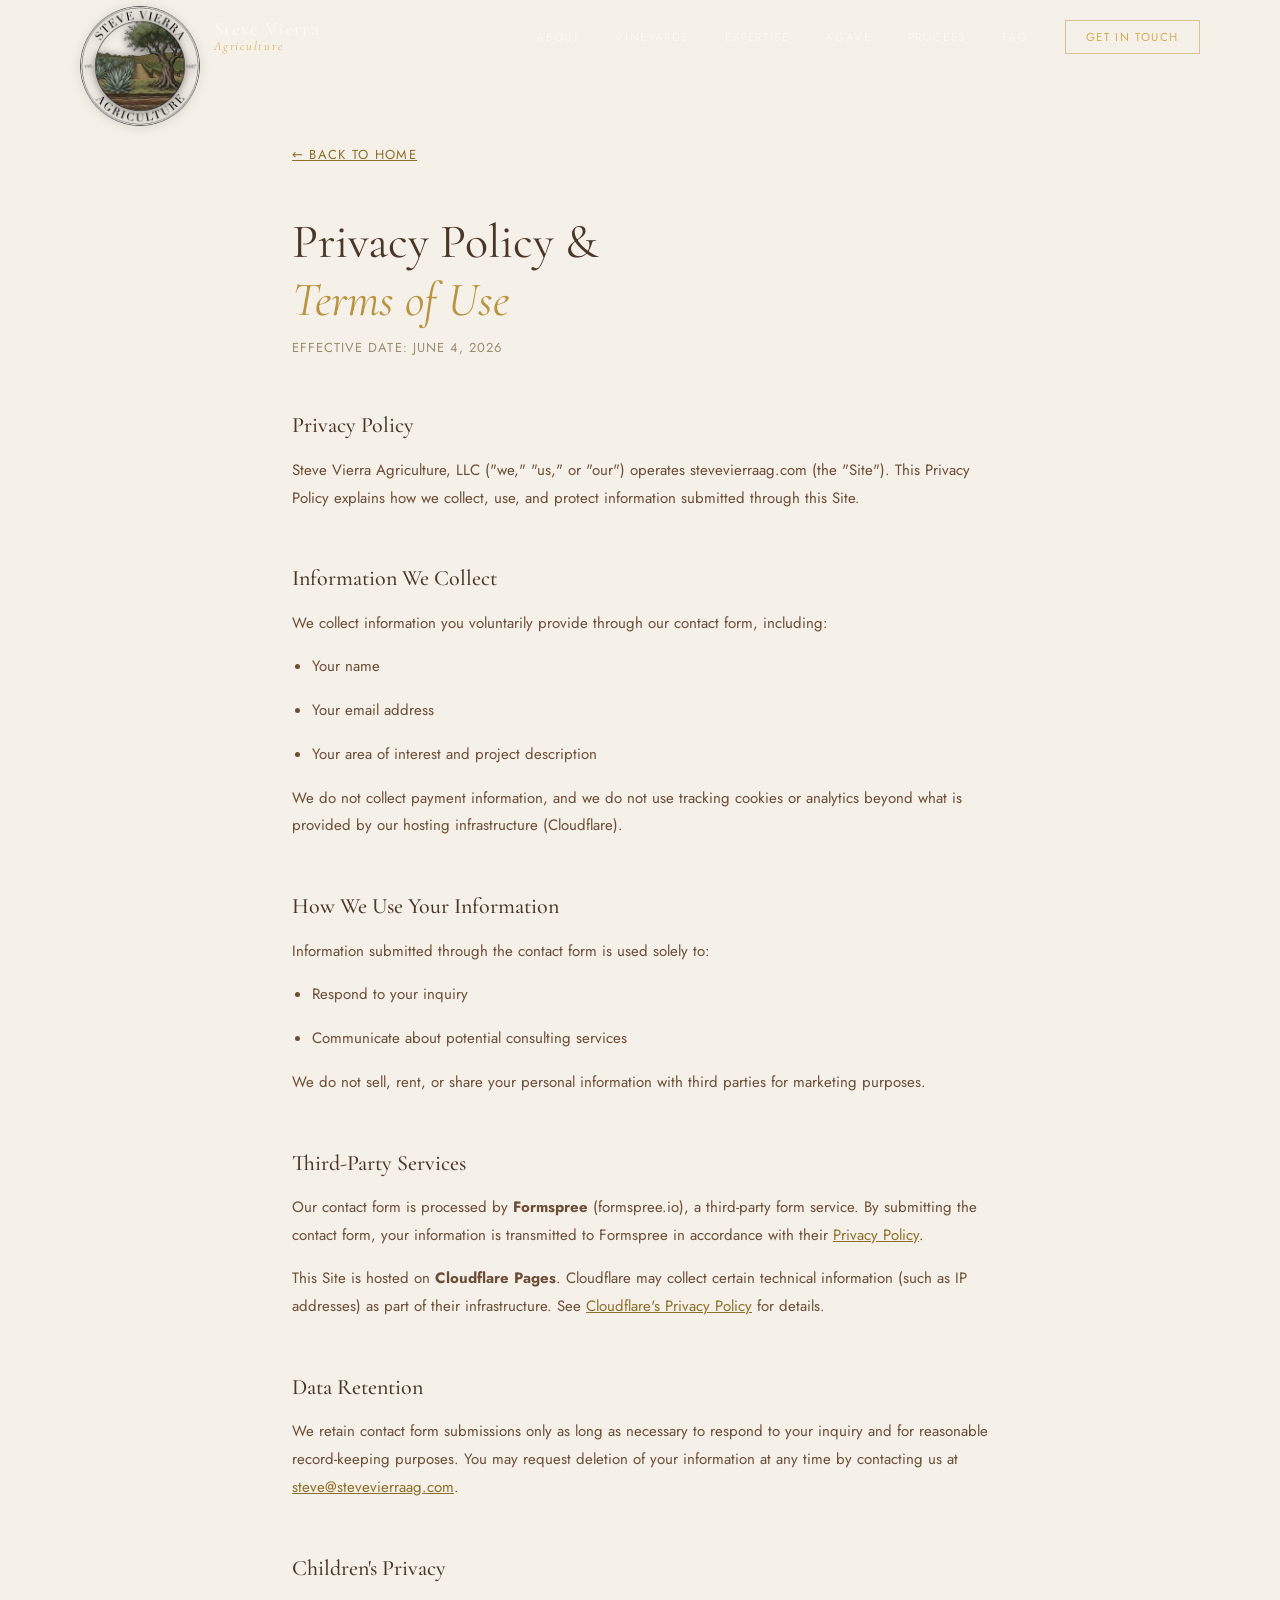
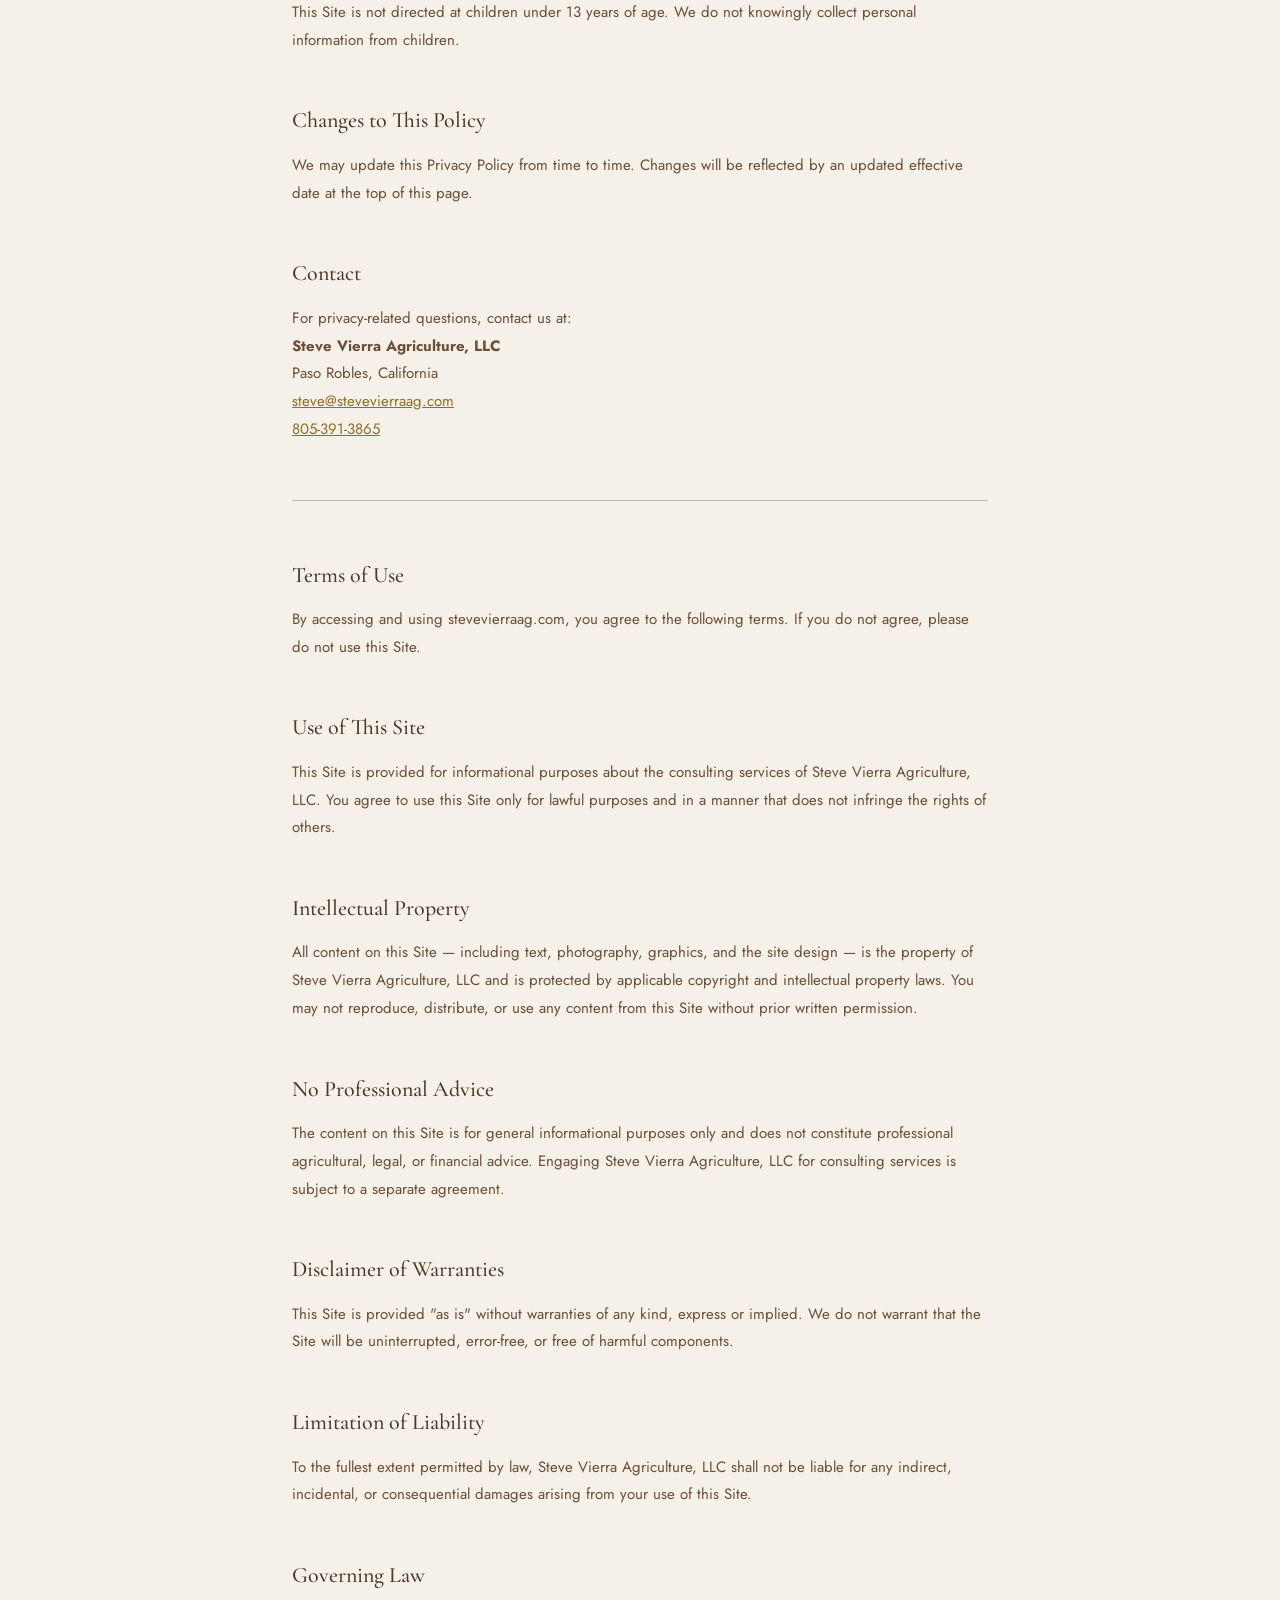
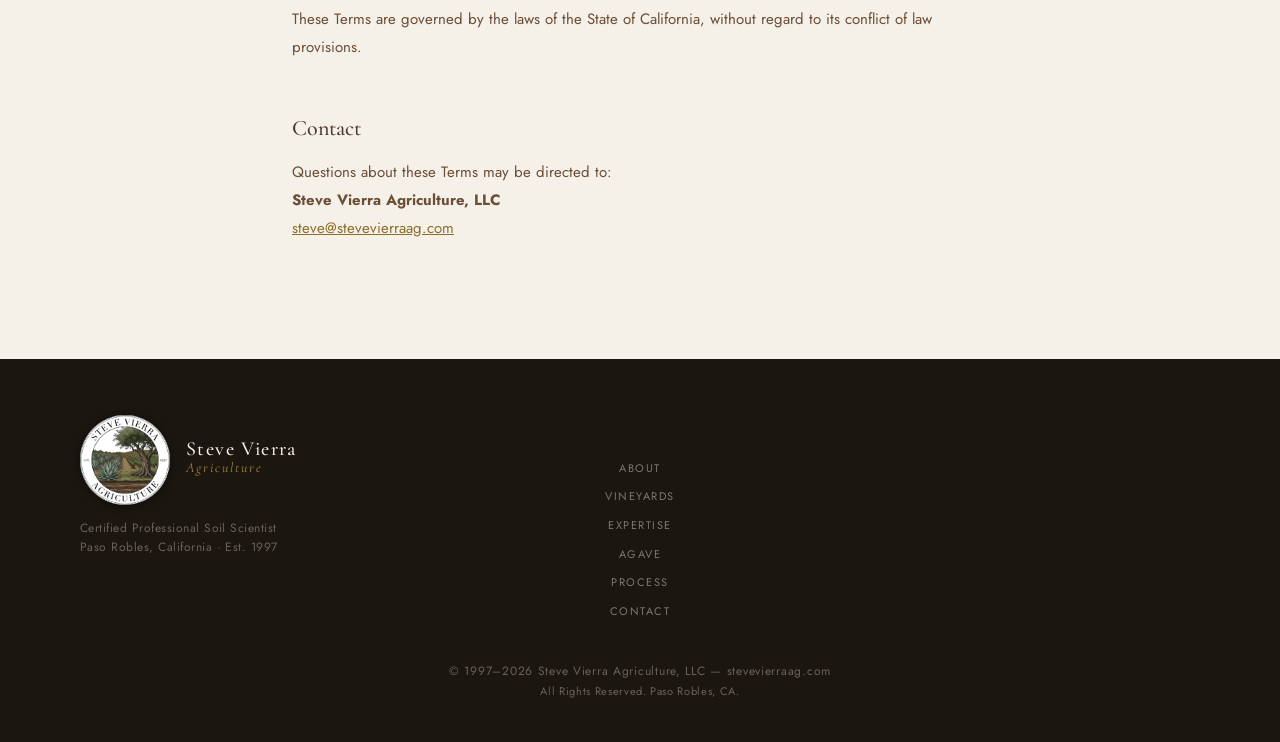
<file: privacy.html>
<!DOCTYPE html>
<html lang="en">
<head>
  <meta charset="UTF-8" />
  <meta name="viewport" content="width=device-width, initial-scale=1.0" />
  <title>Privacy Policy &amp; Terms of Use | Steve Vierra Agriculture, LLC</title>
  <meta name="description" content="Privacy Policy and Terms of Use for Steve Vierra Agriculture, LLC — stevevierraag.com" />
  <link rel="canonical" href="https://stevevierraag.com/privacy" />
  <link rel="icon" type="image/svg+xml" href="favicon.svg" />
  <link rel="stylesheet" href="style.css" />
  <link rel="preconnect" href="https://fonts.googleapis.com" />
  <link rel="preconnect" href="https://fonts.gstatic.com" crossorigin />
  <link rel="preload" as="style" href="https://fonts.googleapis.com/css2?family=Cormorant+Garamond:ital,wght@0,300;0,400;0,500;0,600;1,300;1,400&family=EB+Garamond:ital,wght@0,400;0,500;1,400&family=Jost:wght@300;400;500&display=swap" />
  <link href="https://fonts.googleapis.com/css2?family=Cormorant+Garamond:ital,wght@0,300;0,400;0,500;0,600;1,300;1,400&family=EB+Garamond:ital,wght@0,400;0,500;1,400&family=Jost:wght@300;400;500&display=swap" rel="stylesheet" media="print" onload="this.media='all'" />
  <noscript><link href="https://fonts.googleapis.com/css2?family=Cormorant+Garamond:ital,wght@0,300;0,400;0,500;0,600;1,300;1,400&family=EB+Garamond:ital,wght@0,400;0,500;1,400&family=Jost:wght@300;400;500&display=swap" rel="stylesheet" /></noscript>
  <style>
    .policy-page {
      background: var(--cream);
      padding: 140px 0 100px;
      min-height: 100vh;
    }
    .policy-inner {
      max-width: 760px;
      margin: 0 auto;
      padding: 0 32px;
    }
    .policy-inner h1 {
      font-family: var(--font-serif);
      font-size: clamp(32px, 5vw, 48px);
      font-weight: 400;
      color: var(--earth);
      margin-bottom: 8px;
      line-height: 1.2;
    }
    .policy-inner h1 em {
      font-style: italic;
      color: var(--gold);
    }
    .policy-date {
      font-family: var(--font-sans);
      font-size: 13px;
      color: var(--dust);
      letter-spacing: 0.08em;
      text-transform: uppercase;
      margin-bottom: 48px;
      display: block;
    }
    .policy-inner h2 {
      font-family: var(--font-serif);
      font-size: 22px;
      font-weight: 500;
      color: var(--earth);
      margin: 48px 0 12px;
    }
    .policy-inner p, .policy-inner li {
      font-family: var(--font-sans);
      font-size: 15px;
      color: var(--earth-mid);
      line-height: 1.85;
      margin-bottom: 16px;
    }
    .policy-inner ul {
      padding-left: 20px;
      margin-bottom: 16px;
    }
    .policy-inner a {
      color: var(--gold-dark);
      text-decoration: underline;
    }
    .policy-divider {
      border: none;
      border-top: 1px solid var(--dust-light);
      margin: 56px 0;
    }
    .policy-back {
      display: inline-block;
      font-family: var(--font-sans);
      font-size: 13px;
      letter-spacing: 0.1em;
      text-transform: uppercase;
      color: var(--gold-dark);
      text-decoration: none;
      margin-bottom: 48px;
    }
    .policy-back:hover { color: var(--earth); }
  </style>
</head>
<body>

  <!-- NAV -->
  <nav id="nav">
    <div class="nav-inner">
      <a href="/" class="nav-logo" aria-label="Steve Vierra Agriculture – Home">
        <div class="logo-lockup">
          <img src="logo-transparent.png" class="logo-seal logo-seal--full" alt="Steve Vierra Agriculture seal" />
          <img src="logo-transparent.png" class="logo-seal logo-seal--mobile" alt="Steve Vierra Agriculture seal" />
          <div class="logo-wordmark">
            <span class="logo-name">Steve Vierra</span>
            <span class="logo-sub">Agriculture</span>
          </div>
        </div>
      </a>
      <ul class="nav-links">
        <li><a href="/#about">About</a></li>
        <li><a href="/#vineyards">Vineyards</a></li>
        <li><a href="/#expertise">Expertise</a></li>
        <li><a href="/#agave">Agave</a></li>
        <li><a href="/#process">Process</a></li>
        <li><a href="/#faq">FAQ</a></li>
        <li><a href="/#contact" class="nav-cta">Get in Touch</a></li>
      </ul>
      <button class="hamburger" id="hamburger" aria-label="Open menu">
        <span></span><span></span><span></span>
      </button>
    </div>
    <div class="mobile-menu" id="mobileMenu">
      <ul>
        <li><a href="/#about" class="mob-link">About</a></li>
        <li><a href="/#vineyards" class="mob-link">Vineyards</a></li>
        <li><a href="/#expertise" class="mob-link">Expertise</a></li>
        <li><a href="/#agave" class="mob-link">Agave</a></li>
        <li><a href="/#process" class="mob-link">Process</a></li>
        <li><a href="/#faq" class="mob-link">FAQ</a></li>
        <li><a href="/#contact" class="mob-link">Get in Touch</a></li>
      </ul>
    </div>
  </nav>

  <div class="policy-page">
    <div class="policy-inner">

      <a href="/" class="policy-back">&larr; Back to Home</a>

      <h1>Privacy Policy &amp;<br /><em>Terms of Use</em></h1>
      <span class="policy-date">Effective Date: June 4, 2026</span>

      <!-- PRIVACY POLICY -->
      <h2>Privacy Policy</h2>
      <p>Steve Vierra Agriculture, LLC ("we," "us," or "our") operates stevevierraag.com (the "Site"). This Privacy Policy explains how we collect, use, and protect information submitted through this Site.</p>

      <h2>Information We Collect</h2>
      <p>We collect information you voluntarily provide through our contact form, including:</p>
      <ul>
        <li>Your name</li>
        <li>Your email address</li>
        <li>Your area of interest and project description</li>
      </ul>
      <p>We do not collect payment information, and we do not use tracking cookies or analytics beyond what is provided by our hosting infrastructure (Cloudflare).</p>

      <h2>How We Use Your Information</h2>
      <p>Information submitted through the contact form is used solely to:</p>
      <ul>
        <li>Respond to your inquiry</li>
        <li>Communicate about potential consulting services</li>
      </ul>
      <p>We do not sell, rent, or share your personal information with third parties for marketing purposes.</p>

      <h2>Third-Party Services</h2>
      <p>Our contact form is processed by <strong>Formspree</strong> (formspree.io), a third-party form service. By submitting the contact form, your information is transmitted to Formspree in accordance with their <a href="https://formspree.io/legal/privacy-policy/" target="_blank" rel="noopener noreferrer">Privacy Policy</a>.</p>
      <p>This Site is hosted on <strong>Cloudflare Pages</strong>. Cloudflare may collect certain technical information (such as IP addresses) as part of their infrastructure. See <a href="https://www.cloudflare.com/privacypolicy/" target="_blank" rel="noopener noreferrer">Cloudflare's Privacy Policy</a> for details.</p>

      <h2>Data Retention</h2>
      <p>We retain contact form submissions only as long as necessary to respond to your inquiry and for reasonable record-keeping purposes. You may request deletion of your information at any time by contacting us at <!--email_off--><a href="mailto:steve@stevevierraag.com">steve@stevevierraag.com</a><!--/email_off-->.</p>

      <h2>Children's Privacy</h2>
      <p>This Site is not directed at children under 13 years of age. We do not knowingly collect personal information from children.</p>

      <h2>Changes to This Policy</h2>
      <p>We may update this Privacy Policy from time to time. Changes will be reflected by an updated effective date at the top of this page.</p>

      <h2>Contact</h2>
      <p>For privacy-related questions, contact us at:<br />
        <strong>Steve Vierra Agriculture, LLC</strong><br />
        Paso Robles, California<br />
        <!--email_off--><a href="mailto:steve@stevevierraag.com">steve@stevevierraag.com</a><!--/email_off--><br />
        <a href="tel:+18053913865">805-391-3865</a>
      </p>

      <hr class="policy-divider" />

      <!-- TERMS OF USE -->
      <h2>Terms of Use</h2>
      <p>By accessing and using stevevierraag.com, you agree to the following terms. If you do not agree, please do not use this Site.</p>

      <h2>Use of This Site</h2>
      <p>This Site is provided for informational purposes about the consulting services of Steve Vierra Agriculture, LLC. You agree to use this Site only for lawful purposes and in a manner that does not infringe the rights of others.</p>

      <h2>Intellectual Property</h2>
      <p>All content on this Site — including text, photography, graphics, and the site design — is the property of Steve Vierra Agriculture, LLC and is protected by applicable copyright and intellectual property laws. You may not reproduce, distribute, or use any content from this Site without prior written permission.</p>

      <h2>No Professional Advice</h2>
      <p>The content on this Site is for general informational purposes only and does not constitute professional agricultural, legal, or financial advice. Engaging Steve Vierra Agriculture, LLC for consulting services is subject to a separate agreement.</p>

      <h2>Disclaimer of Warranties</h2>
      <p>This Site is provided "as is" without warranties of any kind, express or implied. We do not warrant that the Site will be uninterrupted, error-free, or free of harmful components.</p>

      <h2>Limitation of Liability</h2>
      <p>To the fullest extent permitted by law, Steve Vierra Agriculture, LLC shall not be liable for any indirect, incidental, or consequential damages arising from your use of this Site.</p>

      <h2>Governing Law</h2>
      <p>These Terms are governed by the laws of the State of California, without regard to its conflict of law provisions.</p>

      <h2>Contact</h2>
      <p>Questions about these Terms may be directed to:<br />
        <strong>Steve Vierra Agriculture, LLC</strong><br />
        <!--email_off--><a href="mailto:steve@stevevierraag.com">steve@stevevierraag.com</a><!--/email_off-->
      </p>

    </div>
  </div>

  <!-- FOOTER -->
  <footer class="site-footer">
    <div class="footer-inner">
      <div class="footer-brand">
        <div class="logo-lockup logo-lockup--footer">
          <img src="logo-transparent.png" class="logo-seal logo-seal--full" alt="Steve Vierra Agriculture seal" />
          <div class="logo-wordmark logo-wordmark--footer">
            <span class="logo-name">Steve Vierra</span>
            <span class="logo-sub">Agriculture</span>
          </div>
        </div>
        <p class="footer-tagline">Certified Professional Soil Scientist<br />Paso Robles, California · Est. 1997</p>
      </div>
      <nav class="footer-nav">
        <a href="/#about">About</a>
        <a href="/#vineyards">Vineyards</a>
        <a href="/#expertise">Expertise</a>
        <a href="/#agave">Agave</a>
        <a href="/#process">Process</a>
        <a href="/#contact">Contact</a>
      </nav>
      <div class="footer-copy">
        <p>&copy; 1997&ndash;2026 Steve Vierra Agriculture, LLC &mdash; stevevierraag.com</p>
        <p class="footer-small">All Rights Reserved. Paso Robles, CA.</p>
      </div>
    </div>
  </footer>

  <script src="script.js"></script>
</body>
</html>
</file>
<file: style.css>
/* ============================================
   VIERRA AG — STYLE.CSS
   Heritage · Arid · Science · Paso Robles
   ============================================ */

/* === RESET & BASE === */
*, *::before, *::after {
  box-sizing: border-box;
  margin: 0;
  padding: 0;
}

:root {
  /* Palette — warm earth, aged gold, deep sage */
  --cream:        #F5F0E8;
  --cream-dark:   #EDE6D6;
  --parchment:    #E8DFC9;
  --gold:         #B8943F;
  --gold-light:   #D4AB55;
  --gold-dark:    #8C6F2A;
  --earth:        #4A3728;
  --earth-mid:    #6B4E38;
  --earth-light:  #8C6B52;
  --sage:         #4A5C40;
  --sage-dark:    #344030;
  --sage-light:   #6B7A5E;
  --dust:         #9C8B72;
  --dust-light:   #C4B49A;
  --black:        #1C1610;
  --white:        #FDFAF4;

  /* Type */
  --font-serif:   'Cormorant Garamond', 'EB Garamond', Georgia, serif;
  --font-sans:    'Jost', system-ui, sans-serif;

  /* Spacing */
  --section-pad:  100px;
  --max-w:        1200px;
  --gap:          40px;
}

html { scroll-behavior: smooth; }

body {
  font-family: var(--font-sans);
  background: var(--cream);
  color: var(--earth);
  line-height: 1.7;
  font-size: 16px;
  overflow-x: hidden;
}

img { max-width: 100%; display: block; }

a { text-decoration: none; color: inherit; }

/* === TYPOGRAPHY === */
.eyebrow {
  font-family: var(--font-sans);
  font-size: 11px;
  font-weight: 500;
  letter-spacing: 0.2em;
  text-transform: uppercase;
  color: var(--gold);
  margin-bottom: 16px;
}

.eyebrow-light { color: var(--gold-light); }

.section-title {
  font-family: var(--font-serif);
  font-size: clamp(2.2rem, 4vw, 3.2rem);
  font-weight: 400;
  line-height: 1.15;
  color: var(--earth);
  margin-bottom: 20px;
}

.section-title em {
  font-style: italic;
  color: var(--gold-dark);
}

.light-title { color: var(--white); }
.light-title em { color: var(--gold-light); }

.title-rule {
  width: 48px;
  height: 2px;
  background: var(--gold);
  margin-bottom: 32px;
}

.centered-rule { margin-left: auto; margin-right: auto; }
.rule-light { background: var(--gold-light); }

.body-text {
  font-family: var(--font-sans);
  font-size: 16px;
  line-height: 1.8;
  color: var(--earth-mid);
  margin-bottom: 20px;
}

.light-text { color: rgba(253, 250, 244, 0.82); }

.section-intro {
  font-family: var(--font-sans);
  font-size: 17px;
  line-height: 1.75;
  color: var(--earth-light);
  max-width: 600px;
  margin: 0 auto;
}

/* === LAYOUT === */
.section-inner {
  max-width: var(--max-w);
  margin: 0 auto;
  padding: 0 40px;
}

.section-header {
  margin-bottom: 64px;
}

.section-header.centered { text-align: center; }

/* === BUTTONS === */
.btn {
  display: inline-block;
  font-family: var(--font-sans);
  font-size: 12px;
  font-weight: 500;
  letter-spacing: 0.18em;
  text-transform: uppercase;
  padding: 16px 36px;
  border: 1.5px solid transparent;
  cursor: pointer;
  transition: all 0.3s ease;
}

.btn-dark {
  background: var(--earth);
  color: var(--cream);
  border-color: var(--earth);
}

.btn-dark:hover {
  background: var(--earth-mid);
  border-color: var(--earth-mid);
}

.btn-light {
  background: var(--gold);
  color: var(--white);
  border-color: var(--gold);
}

.btn-light:hover {
  background: var(--gold-dark);
  border-color: var(--gold-dark);
}

.btn-outline-light {
  background: transparent;
  color: var(--white);
  border-color: rgba(253, 250, 244, 0.6);
}

.btn-outline-light:hover {
  background: rgba(253, 250, 244, 0.12);
  border-color: var(--white);
}

.btn-full { width: 100%; text-align: center; }

/* === NAV === */
#nav {
  position: fixed;
  top: 0;
  left: 0;
  right: 0;
  z-index: 100;
  transition: background 0.4s ease, box-shadow 0.4s ease;
}

#nav.scrolled {
  background: rgba(28, 22, 16, 0.96);
  backdrop-filter: blur(8px);
  box-shadow: 0 2px 24px rgba(0,0,0,0.18);
}

.nav-inner {
  max-width: var(--max-w);
  margin: 0 auto;
  padding: 0 40px;
  height: 72px;
  display: flex;
  align-items: center;
  justify-content: space-between;
}

.nav-logo {
  display: flex;
  align-items: center;
  color: var(--white);
  text-decoration: none;
}

/* === LOGO LOCKUP (nav + footer) === */
.logo-lockup {
  display: flex;
  align-items: center;
  gap: 14px;
  transition: opacity 0.2s;
}

.logo-lockup:hover { opacity: 0.85; }

/* Full seal — visible on desktop, hidden on mobile */
.logo-seal--full {
  width: 120px;
  height: 120px;
  flex-shrink: 0;
  filter: drop-shadow(0 1px 5px rgba(0,0,0,0.5));
  display: block;
  border-radius: 50%;
  margin-top: 60px;
}

/* Simplified emblem — hidden on desktop, shown on mobile */
.logo-seal--mobile {
  width: 40px;
  height: 40px;
  flex-shrink: 0;
  filter: drop-shadow(0 1px 4px rgba(0,0,0,0.45));
  display: none;
}

.logo-wordmark {
  display: flex;
  flex-direction: column;
  gap: 2px;
  line-height: 1;
}

.logo-name {
  font-family: var(--font-serif);
  font-size: 19px;
  font-weight: 500;
  letter-spacing: 0.07em;
  color: var(--white);
  white-space: nowrap;
}

.logo-sub {
  font-family: var(--font-serif);
  font-size: 12.5px;
  font-style: italic;
  font-weight: 300;
  letter-spacing: 0.14em;
  color: var(--gold-light);
  white-space: nowrap;
}

.logo-legal {
  display: none; /* shown only in footer */
}

/* Footer variant */
.logo-lockup--footer { gap: 16px; }
.logo-lockup--footer .logo-seal--full { width: 90px; height: 90px; margin-top: 0; }
/* The seal art is transparent behind its ring, and its rules and lettering
   are black ink. The footer sits on --black, so give the seal back the
   white disc it needs; border-radius above clips it to the circle. */
.logo-lockup--footer .logo-seal { border-radius: 50%; background: #fff; }

.logo-wordmark--footer .logo-name {
  font-size: 20px;
  color: var(--cream);
}

.logo-wordmark--footer .logo-sub {
  font-size: 14px;
  color: var(--gold);
  margin-bottom: 6px;
}

.logo-legal {
  display: block;
  font-family: var(--font-sans);
  font-size: 10px;
  letter-spacing: 0.1em;
  color: rgba(245, 240, 232, 0.3);
  margin-top: 4px;
  white-space: nowrap;
}

.nav-links {
  list-style: none;
  display: flex;
  align-items: center;
  gap: 36px;
}

.nav-links a {
  font-family: var(--font-sans);
  font-size: 11.5px;
  font-weight: 400;
  letter-spacing: 0.14em;
  text-transform: uppercase;
  color: rgba(253, 250, 244, 0.8);
  transition: color 0.2s;
}

.nav-links a:hover { color: var(--gold-light); }

.nav-cta {
  border: 1px solid rgba(184, 148, 63, 0.5) !important;
  padding: 8px 20px;
  color: var(--gold-light) !important;
  transition: all 0.2s !important;
}

.nav-cta:hover {
  background: var(--gold) !important;
  color: var(--white) !important;
  border-color: var(--gold) !important;
}

.hamburger {
  display: none;
  flex-direction: column;
  gap: 5px;
  background: none;
  border: none;
  cursor: pointer;
  padding: 4px;
}

.hamburger span {
  display: block;
  width: 24px;
  height: 1.5px;
  background: var(--white);
  transition: all 0.3s;
}

.mobile-menu {
  display: none;
  background: rgba(28, 22, 16, 0.97);
  padding: 24px 40px 32px;
}

.mobile-menu ul { list-style: none; }
.mobile-menu li { border-bottom: 1px solid rgba(184, 148, 63, 0.15); }
.mobile-menu a {
  display: block;
  padding: 14px 0;
  font-family: var(--font-sans);
  font-size: 13px;
  letter-spacing: 0.14em;
  text-transform: uppercase;
  color: var(--cream);
}
.mobile-menu a:hover { color: var(--gold-light); }

/* === HERO === */
#hero {
  position: relative;
  height: 100vh;
  min-height: 700px;
  display: flex;
  align-items: center;
  overflow: hidden;
}

.hero-bg {
  position: absolute;
  inset: 0;
  background:
    url('images/hero-landscape.jpg') right center / cover no-repeat;
}

.hero-bg::before {
  content: '';
  position: absolute;
  inset: 0;
  background-image:
    url("data:image/svg+xml,%3Csvg xmlns='http://www.w3.org/2000/svg' width='400' height='400'%3E%3Cfilter id='n'%3E%3CfeTurbulence type='fractalNoise' baseFrequency='0.65' numOctaves='3' stitchTiles='stitch'/%3E%3CfeColorMatrix type='saturate' values='0'/%3E%3C/filter%3E%3Crect width='100%25' height='100%25' filter='url(%23n)' opacity='0.08'/%3E%3C/svg%3E");
  opacity: 0.5;
}

/* Diagonal geometric accent */
.hero-bg::after {
  content: '';
  position: absolute;
  top: 0; right: 0;
  width: 45%;
  height: 100%;
  background: linear-gradient(135deg, transparent 40%, rgba(184, 148, 63, 0.06) 100%);
  border-left: 1px solid rgba(184, 148, 63, 0.12);
}

.hero-overlay {
  position: absolute;
  inset: 0;
  background: linear-gradient(
    to right,
    rgba(28, 22, 16, 0.55) 0%,
    rgba(28, 22, 16, 0.2) 60%,
    rgba(28, 22, 16, 0.08) 100%
  );
}

.hero-content {
  position: relative;
  z-index: 2;
  max-width: var(--max-w);
  margin: 0 auto;
  padding: 0 40px;
  width: 100%;
  text-align: left;
}

.hero-eyebrow {
  font-family: var(--font-sans);
  font-size: 11px;
  font-weight: 400;
  letter-spacing: 0.28em;
  text-transform: uppercase;
  color: var(--gold-light);
  margin-bottom: 20px;
}

.hero-title {
  font-family: var(--font-serif);
  font-size: clamp(2.8rem, 6vw, 5.2rem);
  font-weight: 300;
  line-height: 1.1;
  color: var(--white);
  margin-bottom: 24px;
  max-width: 700px;
}

.hero-title em {
  font-style: italic;
  color: var(--gold-light);
}

.hero-sub {
  font-family: var(--font-sans);
  font-size: 20px;
  line-height: 1.75;
  color: rgba(253, 250, 244, 0.75);
  max-width: 640px;
  margin-bottom: 16px;
}

.hero-location {
  font-family: var(--font-sans);
  font-size: 12px;
  letter-spacing: 0.12em;
  text-transform: uppercase;
  color: rgba(253, 250, 244, 0.4);
  margin-bottom: 36px;
}

.hero-actions {
  display: flex;
  gap: 16px;
  flex-wrap: wrap;
}

.hero-badge {
  position: absolute;
  bottom: 48px;
  right: 60px;
  z-index: 2;
  display: flex;
  align-items: center;
  gap: 12px;
  font-family: var(--font-sans);
  font-size: 11px;
  letter-spacing: 0.18em;
  text-transform: uppercase;
  color: rgba(184, 148, 63, 0.8);
  border: 1px solid rgba(184, 148, 63, 0.25);
  padding: 10px 20px;
  backdrop-filter: blur(4px);
}

.badge-divider { opacity: 0.4; }

.hero-scroll {
  position: absolute;
  bottom: 48px;
  left: 60px;
  z-index: 2;
  display: flex;
  flex-direction: column;
  align-items: center;
  gap: 10px;
  font-family: var(--font-sans);
  font-size: 10px;
  letter-spacing: 0.2em;
  text-transform: uppercase;
  color: rgba(253, 250, 244, 0.4);
}

.scroll-line {
  width: 1px;
  height: 48px;
  background: linear-gradient(to bottom, rgba(184, 148, 63, 0.6), transparent);
  animation: scrollPulse 2s ease-in-out infinite;
}

@keyframes scrollPulse {
  0%, 100% { opacity: 0.4; }
  50% { opacity: 1; }
}

/* === HERITAGE BANNER === */
.heritage-banner {
  background: var(--earth);
  padding: 48px 0;
}

.banner-inner {
  max-width: var(--max-w);
  margin: 0 auto;
  padding: 0 40px;
  display: flex;
  align-items: center;
  justify-content: space-between;
  gap: 20px;
}

.stat {
  display: flex;
  flex-direction: column;
  align-items: center;
  text-align: center;
  flex: 1;
}

.stat-num {
  font-family: var(--font-serif);
  font-size: clamp(1.8rem, 3vw, 2.8rem);
  font-weight: 400;
  color: var(--gold-light);
  line-height: 1;
  margin-bottom: 6px;
}

.stat-label {
  font-family: var(--font-sans);
  font-size: 10.5px;
  letter-spacing: 0.16em;
  text-transform: uppercase;
  color: rgba(245, 240, 232, 0.55);
}

.stat-divider {
  width: 1px;
  height: 48px;
  background: rgba(184, 148, 63, 0.2);
  flex-shrink: 0;
}

/* === ABOUT === */
#about {
  padding: var(--section-pad) 0;
}

/* About pull quote */
.about-pull {
  position: relative;
  border-left: 3px solid var(--gold);
  padding: 32px 48px 32px 40px;
  margin-bottom: 72px;
  background: linear-gradient(to right, rgba(184,148,63,0.05), transparent);
  max-width: 860px;
}

.about-pull-mark {
  font-family: var(--font-serif);
  font-size: 72px;
  color: var(--gold);
  opacity: 0.25;
  line-height: 0.5;
  display: block;
  margin-bottom: 12px;
}

.about-pull-text {
  font-family: var(--font-serif);
  font-size: clamp(1.25rem, 2.2vw, 1.6rem);
  font-style: italic;
  font-weight: 300;
  color: var(--earth);
  line-height: 1.55;
  margin-bottom: 16px;
}

.about-pull-attr {
  font-family: var(--font-sans);
  font-size: 11px;
  letter-spacing: 0.2em;
  text-transform: uppercase;
  color: var(--gold-dark);
}

/* About two-col grid */
.about-grid {
  display: grid;
  grid-template-columns: 1fr 1fr;
  gap: 80px;
  align-items: start;
  margin-bottom: 80px;
}

.about-image-col {
  position: relative;
}

.about-img-frame {
  position: relative;
}

.about-img-placeholder {
  width: 100%;
  aspect-ratio: 4/5;
  background: linear-gradient(135deg, var(--earth) 0%, #5c3d28 40%, var(--sage-dark) 100%);
  position: relative;
  overflow: hidden;
  display: flex;
  align-items: flex-end;
}

.img-texture {
  position: absolute;
  inset: 0;
  background-image:
    repeating-linear-gradient(
      45deg,
      transparent,
      transparent 2px,
      rgba(184, 148, 63, 0.03) 2px,
      rgba(184, 148, 63, 0.03) 4px
    );
}

/* Decorative landscape lines inside placeholder */
.about-img-placeholder::before {
  content: '';
  position: absolute;
  bottom: 30%;
  left: 0; right: 0;
  height: 1px;
  background: rgba(184, 148, 63, 0.2);
}

.about-img-placeholder::after {
  content: '';
  position: absolute;
  bottom: 20%;
  left: 10%; right: 10%;
  height: 80px;
  border: 1px solid rgba(184, 148, 63, 0.12);
  border-bottom: none;
}

.img-label {
  position: relative;
  z-index: 1;
  padding: 20px 24px;
  font-family: var(--font-serif);
  font-size: 12px;
  font-style: italic;
  letter-spacing: 0.12em;
  color: rgba(184, 148, 63, 0.6);
  width: 100%;
  text-align: right;
}

.about-img-accent {
  position: absolute;
  top: -16px;
  left: -16px;
  right: 16px;
  bottom: 16px;
  border: 1.5px solid rgba(184, 148, 63, 0.2);
  z-index: -1;
}

.about-text-col { }

.about-text-col .body-text strong {
  color: var(--earth);
  font-weight: 500;
}

.about-text-col .btn { margin-top: 12px; }

/* === ABOUT SECOND IMAGE === */
.about-second-img {
  margin-top: 40px;
  width: 100%;
  height: 280px;
  overflow: hidden;
  border-left: 3px solid var(--gold);
}

.about-second-img img {
  width: 100%;
  height: 100%;
  object-fit: cover;
  object-position: center 70%;
  display: block;
  filter: brightness(0.9);
}

/* === ABOUT TIMELINE === */
.about-timeline {
  border-top: 1px solid rgba(74, 55, 40, 0.1);
  padding-top: 56px;
  display: grid;
  grid-template-columns: repeat(3, 1fr);
  gap: 0;
  position: relative;
}

/* Connecting line across the top of dots */
.about-timeline::before {
  content: '';
  position: absolute;
  top: 56px; /* align with dots */
  left: calc(100% / 6);
  right: calc(100% / 6);
  height: 1px;
  background: linear-gradient(to right, transparent, rgba(184,148,63,0.3) 10%, rgba(184,148,63,0.3) 90%, transparent);
  pointer-events: none;
  margin-top: 24px; /* drop to dot level */
}

.timeline-item {
  display: flex;
  flex-direction: column;
  align-items: center;
  text-align: center;
  padding: 0 24px 40px;
  position: relative;
}

.tl-year {
  font-family: var(--font-serif);
  font-size: 0.85rem;
  font-weight: 600;
  letter-spacing: 0.1em;
  color: var(--gold);
  text-transform: uppercase;
  margin-bottom: 12px;
}

.tl-dot {
  width: 10px;
  height: 10px;
  border-radius: 50%;
  background: var(--gold);
  border: 2px solid var(--cream);
  outline: 1.5px solid var(--gold);
  margin-bottom: 16px;
  flex-shrink: 0;
  position: relative;
  z-index: 1;
}

.tl-content strong {
  display: block;
  font-family: var(--font-serif);
  font-size: 1rem;
  font-weight: 500;
  color: var(--earth);
  margin-bottom: 6px;
}

.tl-content p {
  font-family: var(--font-sans);
  font-size: 13.5px;
  line-height: 1.7;
  color: var(--earth-light);
  margin: 0;
}

/* === PHOTO STRIP === */
.photo-strip {
  width: 100%;
  height: 320px;
  overflow: hidden;
  position: relative;
}

.photo-strip img {
  width: 100%;
  height: 100%;
  object-fit: cover;
  object-position: center 40%;
  display: block;
  filter: brightness(0.88);
}

/* === EXPERTISE === */
.expertise-section {
  background: var(--parchment);
  padding: var(--section-pad) 0;
  position: relative;
}

.expertise-section::before {
  content: '';
  position: absolute;
  top: 0; left: 0; right: 0;
  height: 2px;
  background: linear-gradient(to right, transparent, var(--gold), transparent);
  opacity: 0.3;
}

.expertise-grid {
  display: grid;
  grid-template-columns: repeat(3, 1fr);
  gap: 2px;
  background: rgba(74, 55, 40, 0.1);
}

.expertise-card {
  background: var(--cream);
  padding: 48px 36px;
  transition: background 0.3s ease;
  border: 1px solid transparent;
}

.expertise-card:hover {
  background: var(--white);
  border-color: rgba(184, 148, 63, 0.18);
}

.card-icon {
  width: 48px;
  height: 48px;
  color: var(--gold);
  margin-bottom: 24px;
  opacity: 0.85;
}

.expertise-card h3 {
  font-family: var(--font-serif);
  font-size: 1.35rem;
  font-weight: 400;
  color: var(--earth);
  margin-bottom: 14px;
  line-height: 1.2;
}

.expertise-card p {
  font-family: var(--font-sans);
  font-size: 14.5px;
  line-height: 1.75;
  color: var(--earth-light);
}

/* === VINEYARDS === */
.vineyards-section {
  padding: var(--section-pad) 0;
  background: var(--cream);
}

.regions-grid {
  display: flex;
  flex-direction: column;
  gap: 2px;
  margin-bottom: 72px;
  background: rgba(74, 55, 40, 0.08);
}

.region-card {
  display: grid;
  grid-template-columns: 80px 1fr;
  gap: 0;
  background: var(--cream);
  transition: background 0.25s;
}

.region-card:hover { background: var(--white); }

.region-flag {
  display: flex;
  align-items: flex-start;
  justify-content: center;
  padding: 36px 20px 36px 24px;
  border-right: 1px solid rgba(184, 148, 63, 0.12);
}

.region-flag svg {
  width: 52px;
  height: 35px;
  border-radius: 2px;
  box-shadow: 0 1px 6px rgba(0,0,0,0.18);
  flex-shrink: 0;
}

.region-body {
  padding: 32px 40px;
}

.region-name {
  font-family: var(--font-serif);
  font-size: 1.5rem;
  font-weight: 500;
  color: var(--earth);
  margin-bottom: 4px;
}

.region-meta {
  font-family: var(--font-sans);
  font-size: 11px;
  letter-spacing: 0.18em;
  text-transform: uppercase;
  color: var(--gold-dark);
  margin-bottom: 14px;
}

.region-text {
  font-family: var(--font-sans);
  font-size: 15px;
  line-height: 1.78;
  color: var(--earth-light);
  margin-bottom: 18px;
  max-width: 780px;
}

.region-points {
  list-style: none;
  display: flex;
  flex-wrap: wrap;
  gap: 8px 24px;
}

.region-points li {
  font-family: var(--font-sans);
  font-size: 13px;
  color: var(--earth-mid);
  display: flex;
  align-items: center;
  gap: 8px;
}

.region-points li::before {
  content: '';
  width: 4px;
  height: 4px;
  background: var(--gold);
  border-radius: 50%;
  flex-shrink: 0;
}

/* Vineyard Services grid */
.vineyard-services {
  border-top: 1px solid rgba(74, 55, 40, 0.12);
  padding-top: 56px;
}

.vs-header {
  margin-bottom: 40px;
}

.vs-title {
  font-family: var(--font-serif);
  font-size: clamp(1.5rem, 2.5vw, 2rem);
  font-weight: 400;
  color: var(--earth);
  margin-bottom: 16px;
}

.vs-grid {
  display: grid;
  grid-template-columns: repeat(2, 1fr);
  gap: 0;
  background: rgba(74, 55, 40, 0.07);
}

.vs-item {
  display: flex;
  gap: 18px;
  align-items: flex-start;
  padding: 28px 32px;
  background: var(--cream);
  border: 1px solid transparent;
  transition: background 0.2s, border-color 0.2s;
}

.vs-item:hover {
  background: var(--white);
  border-color: rgba(184, 148, 63, 0.15);
}

.vs-icon {
  color: var(--gold);
  font-size: 8px;
  margin-top: 6px;
  flex-shrink: 0;
  opacity: 0.8;
}

.vs-item strong {
  display: block;
  font-family: var(--font-serif);
  font-size: 1.05rem;
  font-weight: 500;
  color: var(--earth);
  margin-bottom: 6px;
}

.vs-item p {
  font-family: var(--font-sans);
  font-size: 14px;
  line-height: 1.72;
  color: var(--earth-light);
  margin: 0;
}

/* === AGAVE === */
.agave-section {
  position: relative;
  padding: var(--section-pad) 0;
  overflow: hidden;
}

.agave-bg {
  position: absolute;
  inset: 0;
  background: linear-gradient(145deg, #1e2a1a 0%, #2a3823 30%, #1a2a20 60%, #252418 100%);
}

.agave-bg::before {
  content: '';
  position: absolute;
  inset: 0;
  background-image: repeating-linear-gradient(
    -45deg,
    transparent,
    transparent 40px,
    rgba(184, 148, 63, 0.02) 40px,
    rgba(184, 148, 63, 0.02) 41px
  );
}

.agave-overlay {
  position: absolute;
  inset: 0;
  background: radial-gradient(ellipse at 70% 50%, rgba(107, 122, 94, 0.15) 0%, transparent 70%);
}

.agave-inner {
  position: relative;
  z-index: 2;
  display: grid;
  grid-template-columns: 1fr 1fr;
  gap: 80px;
  align-items: start;
}

.agave-text .title-rule { margin-bottom: 32px; }

.agave-list {
  list-style: none;
  margin: 28px 0 40px;
}

.agave-list li {
  font-family: var(--font-sans);
  font-size: 14px;
  color: rgba(253, 250, 244, 0.75);
  padding: 9px 0;
  border-bottom: 1px solid rgba(184, 148, 63, 0.12);
  display: flex;
  align-items: center;
  gap: 12px;
  letter-spacing: 0.04em;
}

.agave-list li::before {
  content: '';
  width: 4px;
  height: 4px;
  background: var(--gold);
  border-radius: 50%;
  flex-shrink: 0;
}

.agave-feature-aside {
  display: flex;
  flex-direction: column;
  gap: 48px;
  padding-top: 20px;
}

.agave-pull-quote {
  border-left: 2px solid var(--gold);
  padding: 28px 32px;
  background: rgba(184, 148, 63, 0.06);
}

.quote-mark {
  font-family: var(--font-serif);
  font-size: 64px;
  color: var(--gold);
  opacity: 0.4;
  line-height: 0.6;
  display: block;
  margin-bottom: 12px;
}

.agave-pull-quote p {
  font-family: var(--font-serif);
  font-size: 1.3rem;
  font-style: italic;
  color: rgba(253, 250, 244, 0.85);
  line-height: 1.5;
}

.agave-pull-quote cite {
  display: block;
  margin-top: 12px;
  font-family: var(--font-sans);
  font-size: 0.8rem;
  font-style: normal;
  letter-spacing: 0.08em;
  color: var(--gold);
  opacity: 0.8;
}

.agave-stats {
  display: flex;
  flex-direction: column;
  gap: 24px;
}

.agave-steve-img {
  width: 100%;
  margin-top: 32px;
  border-radius: 4px;
  object-fit: cover;
  display: block;
  box-shadow: 0 0 40px 20px rgba(0, 0, 0, 0.7);
}

.ag-stat {
  display: flex;
  align-items: baseline;
  gap: 16px;
  border-bottom: 1px solid rgba(184, 148, 63, 0.15);
  padding-bottom: 24px;
}

.ag-num {
  font-family: var(--font-serif);
  font-size: 2.4rem;
  color: var(--gold-light);
  line-height: 1;
  flex-shrink: 0;
}

.ag-label {
  font-family: var(--font-sans);
  font-size: 11px;
  letter-spacing: 0.16em;
  text-transform: uppercase;
  color: rgba(253, 250, 244, 0.5);
}

/* === PROCESS === */
.process-section {
  padding: var(--section-pad) 0;
  background: var(--cream);
}

.process-steps {
  display: flex;
  gap: 0;
  position: relative;
}

.process-step {
  flex: 1;
  display: flex;
  flex-direction: column;
  align-items: flex-start;
  gap: 20px;
  padding: 0 32px;
  position: relative;
}

.process-step:first-child { padding-left: 0; }
.process-step:last-child { padding-right: 0; }

.step-num {
  font-family: var(--font-serif);
  font-size: 3rem;
  font-weight: 300;
  color: var(--gold);
  opacity: 0.35;
  line-height: 1;
  margin-bottom: 4px;
}

.step-content h3 {
  font-family: var(--font-serif);
  font-size: 1.25rem;
  font-weight: 500;
  color: var(--earth);
  margin-bottom: 12px;
}

.step-content p {
  font-family: var(--font-sans);
  font-size: 14.5px;
  line-height: 1.75;
  color: var(--earth-light);
}

.process-connector {
  width: 1px;
  background: rgba(184, 148, 63, 0.2);
  align-self: stretch;
  margin-top: 52px;
  margin-bottom: 0;
  flex-shrink: 0;
}

/* === ETHOS === */
.ethos-section {
  background: var(--earth);
  padding: 80px 0;
}

.ethos-inner {
  display: grid;
  grid-template-columns: 1fr 1fr;
  gap: 80px;
  align-items: center;
}

.ethos-quote {
  position: relative;
}

.big-quote {
  font-family: var(--font-serif);
  font-size: 120px;
  color: var(--gold);
  opacity: 0.2;
  line-height: 0.6;
  display: block;
  margin-bottom: 8px;
}

.quote-text {
  font-family: var(--font-serif);
  font-size: clamp(1.3rem, 2.5vw, 1.8rem);
  font-style: italic;
  color: var(--cream);
  line-height: 1.5;
  margin-bottom: 20px;
}

.quote-attribution {
  font-family: var(--font-sans);
  font-size: 12px;
  letter-spacing: 0.15em;
  text-transform: uppercase;
  color: var(--gold);
  opacity: 0.7;
}

.ethos-credentials h3 {
  font-family: var(--font-serif);
  font-size: 1.2rem;
  color: var(--gold-light);
  margin-bottom: 28px;
  font-weight: 400;
  letter-spacing: 0.04em;
}

.cred-list {
  list-style: none;
  display: flex;
  flex-direction: column;
  gap: 0;
}

.cred-list li {
  display: flex;
  align-items: center;
  gap: 16px;
  padding: 14px 0;
  border-bottom: 1px solid rgba(184, 148, 63, 0.12);
  font-family: var(--font-sans);
  font-size: 14px;
  color: rgba(245, 240, 232, 0.75);
  letter-spacing: 0.02em;
}

.cred-icon {
  color: var(--gold);
  font-size: 8px;
  opacity: 0.7;
  flex-shrink: 0;
}

/* === CONTACT === */
.contact-section {
  padding: var(--section-pad) 0;
  background: var(--cream-dark);
}

.contact-inner {
  display: grid;
  grid-template-columns: 1fr 1.2fr;
  gap: 80px;
  align-items: start;
}

.contact-details {
  margin-top: 36px;
  border-top: 1px solid rgba(74, 55, 40, 0.12);
}

.contact-item {
  display: flex;
  flex-direction: column;
  gap: 4px;
  padding: 16px 0;
  border-bottom: 1px solid rgba(74, 55, 40, 0.12);
}

.contact-label {
  font-family: var(--font-sans);
  font-size: 10px;
  letter-spacing: 0.2em;
  text-transform: uppercase;
  color: var(--gold-dark);
}

.contact-value {
  font-family: var(--font-sans);
  font-size: 15px;
  color: var(--earth);
}

.contact-value a {
  color: var(--earth);
  text-decoration: none;
  transition: color 0.2s;
}

.contact-value a:hover {
  color: var(--gold-dark);
}

/* Form */
.contact-form {
  display: flex;
  flex-direction: column;
  gap: 20px;
}

.form-row {
  display: grid;
  grid-template-columns: 1fr 1fr;
  gap: 20px;
}

.form-group {
  display: flex;
  flex-direction: column;
  gap: 8px;
}

.form-group label {
  font-family: var(--font-sans);
  font-size: 11px;
  letter-spacing: 0.16em;
  text-transform: uppercase;
  color: var(--earth-mid);
}

.form-group input,
.form-group select,
.form-group textarea {
  font-family: var(--font-sans);
  font-size: 15px;
  color: var(--earth);
  background: var(--white);
  border: 1.5px solid rgba(74, 55, 40, 0.15);
  padding: 13px 16px;
  outline: none;
  transition: border-color 0.2s;
  appearance: none;
  border-radius: 0;
}

.form-group input:focus,
.form-group select:focus,
.form-group textarea:focus {
  border-color: var(--gold);
}

.form-group input::placeholder,
.form-group textarea::placeholder {
  color: var(--dust);
  font-size: 14px;
}

.form-group select {
  background-image: url("data:image/svg+xml,%3Csvg xmlns='http://www.w3.org/2000/svg' width='12' height='8' viewBox='0 0 12 8'%3E%3Cpath d='M1 1l5 5 5-5' stroke='%238C6F2A' stroke-width='1.5' fill='none'/%3E%3C/svg%3E");
  background-repeat: no-repeat;
  background-position: right 16px center;
  padding-right: 40px;
}

.form-group textarea { resize: vertical; }

/* === FOOTER === */
.site-footer {
  background: var(--black);
  padding: 56px 0 40px;
}

.footer-inner {
  max-width: var(--max-w);
  margin: 0 auto;
  padding: 0 40px;
  display: grid;
  grid-template-columns: 1fr auto 1fr;
  gap: 40px;
  align-items: start;
}

.footer-brand {
  display: flex;
  flex-direction: column;
  gap: 10px;
}


.footer-tagline {
  font-family: var(--font-sans);
  font-size: 12px;
  line-height: 1.6;
  color: rgba(245, 240, 232, 0.35);
  letter-spacing: 0.04em;
  margin-top: 4px;
}

.footer-instagram {
  display: inline-flex;
  align-items: center;
  gap: 6px;
  margin-top: 12px;
  font-family: var(--font-sans);
  font-size: 12px;
  letter-spacing: 0.06em;
  color: var(--gold);
  text-decoration: none;
  opacity: 0.75;
  transition: opacity 0.2s;
}

.footer-instagram:hover {
  opacity: 1;
}

.footer-nav {
  display: flex;
  flex-direction: column;
  gap: 10px;
  align-items: center;
  padding-top: 44px;
}

.footer-nav a {
  font-family: var(--font-sans);
  font-size: 11px;
  letter-spacing: 0.14em;
  text-transform: uppercase;
  color: rgba(245, 240, 232, 0.45);
  transition: color 0.2s;
}

.footer-nav a:hover { color: var(--gold); }

/* .footer-nap spans grid-column 1 / -1, which pushes this out of the third
   column it was written for and onto a row of its own in column 1. Span the
   full width and centre it so it lines up with .footer-nap above, instead of
   sitting right-aligned inside the narrow first column. */
.footer-copy {
  grid-column: 1 / -1;
  text-align: center;
  padding-top: 0;
}

.footer-copy p {
  font-family: var(--font-sans);
  font-size: 12px;
  color: rgba(245, 240, 232, 0.35);
  letter-spacing: 0.06em;
  line-height: 1.8;
}

.footer-small { font-size: 11px !important; }

.footer-nap {
  grid-column: 1 / -1;
  border-top: 1px solid rgba(245, 240, 232, 0.1);
  padding-top: 24px;
  margin-top: 8px;
  text-align: center;
}
.footer-nap p {
  font-family: var(--font-sans);
  font-size: 12px;
  color: rgba(245, 240, 232, 0.4);
  letter-spacing: 0.06em;
  line-height: 1.8;
}
.footer-nap a {
  color: rgba(245, 240, 232, 0.4);
  text-decoration: none;
}
.footer-nap a:hover { color: var(--gold); }

/* === FAQ SECTION === */
.faq-section {
  background: var(--cream);
  padding: 100px 0;
}
.faq-grid {
  max-width: 800px;
  margin: 0 auto;
  display: flex;
  flex-direction: column;
  gap: 2px;
}
.faq-item {
  border-bottom: 1px solid var(--dust-light);
  padding: 0;
}
.faq-item summary {
  font-family: var(--font-serif);
  font-size: 18px;
  font-weight: 500;
  color: var(--earth);
  padding: 24px 40px 24px 0;
  cursor: pointer;
  list-style: none;
  position: relative;
  letter-spacing: 0.01em;
  line-height: 1.4;
}
.faq-item summary::-webkit-details-marker { display: none; }
.faq-item summary::after {
  content: '+';
  position: absolute;
  right: 0;
  top: 50%;
  transform: translateY(-50%);
  font-size: 22px;
  color: var(--gold);
  font-weight: 300;
  transition: transform 0.2s ease;
}
.faq-item[open] summary::after {
  content: '−';
}
.faq-item p {
  font-family: var(--font-sans);
  font-size: 15px;
  color: var(--earth-mid);
  line-height: 1.75;
  padding: 0 40px 24px 0;
}
.faq-item summary:hover { color: var(--gold-dark); }

/* === SCROLL REVEAL ANIMATIONS === */
.reveal {
  opacity: 0;
  transform: translateY(28px);
  transition: opacity 0.7s ease, transform 0.7s ease;
}

.reveal.visible {
  opacity: 1;
  transform: none;
}

.reveal-left {
  opacity: 0;
  transform: translateX(-28px);
  transition: opacity 0.7s ease, transform 0.7s ease;
}

.reveal-left.visible {
  opacity: 1;
  transform: none;
}

.reveal-right {
  opacity: 0;
  transform: translateX(28px);
  transition: opacity 0.7s ease, transform 0.7s ease;
}

.reveal-right.visible {
  opacity: 1;
  transform: none;
}

/* === RESPONSIVE === */
@media (max-width: 1024px) {
  :root { --section-pad: 72px; }

  .about-grid { gap: 48px; }
  .about-timeline { grid-template-columns: repeat(2, 1fr); }
  .agave-inner { grid-template-columns: 1fr; gap: 48px; }
  .expertise-grid { grid-template-columns: repeat(2, 1fr); }
  .contact-inner { grid-template-columns: 1fr; gap: 48px; }
  .ethos-inner { grid-template-columns: 1fr; gap: 48px; }
  .footer-inner { grid-template-columns: 1fr 1fr; }
  .footer-nav { align-items: flex-start; padding-top: 0; }

  /* Vineyards */
  .vs-grid { grid-template-columns: 1fr; }
  .region-body { padding: 28px 32px; }
}

@media (max-width: 768px) {
  :root { --section-pad: 56px; }

  /* Logo: swap to mobile emblem, hide wordmark */
  .logo-seal--full { display: none; }
  .logo-seal--mobile { display: block; }
  .logo-wordmark { display: none; }

  .nav-links { display: none; }
  .hamburger { display: flex; }
  .mobile-menu.open { display: block; }

  .section-inner { padding: 0 24px; }

  /* Side padding drops to 24px here, but .reveal-left / .reveal-right park
     their elements at translateX(28px) - 4px wider than the viewport, which
     body's overflow-x: hidden masks rather than prevents. The two-column
     layouts these came from are stacked at this width anyway, so a left/right
     entrance no longer points at anything: use the same vertical entrance the
     plain .reveal class uses. The .visible rules still win on specificity. */
  .reveal-left,
  .reveal-right { transform: translateY(28px); }
  .nav-inner { padding: 0 24px; }

  .hero-content { padding: 0 24px; }
  .hero-badge { display: none; }
  .hero-scroll { display: none; }

  .banner-inner {
    flex-wrap: wrap;
    justify-content: center;
    gap: 0;
  }
  .stat { min-width: 45%; padding: 16px 0; }
  .stat-divider { display: none; }

  .about-pull { padding: 24px 28px; margin-bottom: 48px; }
  .about-grid { grid-template-columns: 1fr; }
  .about-grid { margin-bottom: 48px; }
  .about-img-frame { max-width: 400px; margin: 0 auto; }
  .about-timeline { grid-template-columns: 1fr; }
  .about-timeline::before { display: none; }
  .timeline-item {
    align-items: flex-start;
    text-align: left;
    padding: 0 0 32px 48px;
    border-left: 1px solid rgba(184,148,63,0.2);
  }
  .timeline-item:last-child { padding-bottom: 0; }
  .tl-dot {
    position: absolute;
    left: -6px;
    top: 28px;
    margin-bottom: 0;
  }
  .tl-year { margin-bottom: 8px; }

  .expertise-grid { grid-template-columns: 1fr; }

  /* Vineyards mobile */
  .region-card { grid-template-columns: 1fr; }
  .region-flag {
    border-right: none;
    border-bottom: 1px solid rgba(184, 148, 63, 0.1);
    padding: 20px 24px;
    justify-content: flex-start;
  }
  .region-body { padding: 20px 24px 28px; }
  .vs-grid { grid-template-columns: 1fr; }
  .vs-item { padding: 22px 24px; }

  .process-steps { flex-direction: column; gap: 32px; }
  .process-connector { display: none; }
  .process-step { padding: 0; border-bottom: 1px solid rgba(184, 148, 63, 0.15); padding-bottom: 32px; }
  .process-step:last-child { border-bottom: none; }

  .form-row { grid-template-columns: 1fr; }
  .footer-inner { grid-template-columns: 1fr; }
  .footer-nav { flex-direction: row; flex-wrap: wrap; gap: 12px 24px; }
  .footer-copy { padding-top: 16px; }
  /* Restore wordmark in footer even on mobile */
  .logo-lockup--footer .logo-wordmark { display: flex; }
  .logo-lockup--footer .logo-seal--full { display: block; }
  .logo-lockup--footer .logo-seal--mobile { display: none; }

  .hero-actions { flex-direction: column; gap: 12px; }
  .hero-actions .btn { text-align: center; }
}

@media (max-width: 480px) {
  .hero-title { font-size: 2.4rem; }
  .logo-lockup--footer .logo-seal--full { width: 56px; height: 56px; }
  .logo-wordmark--footer .logo-name { font-size: 17px; }
  .logo-wordmark--footer .logo-sub { font-size: 12px; }
}
</file>
